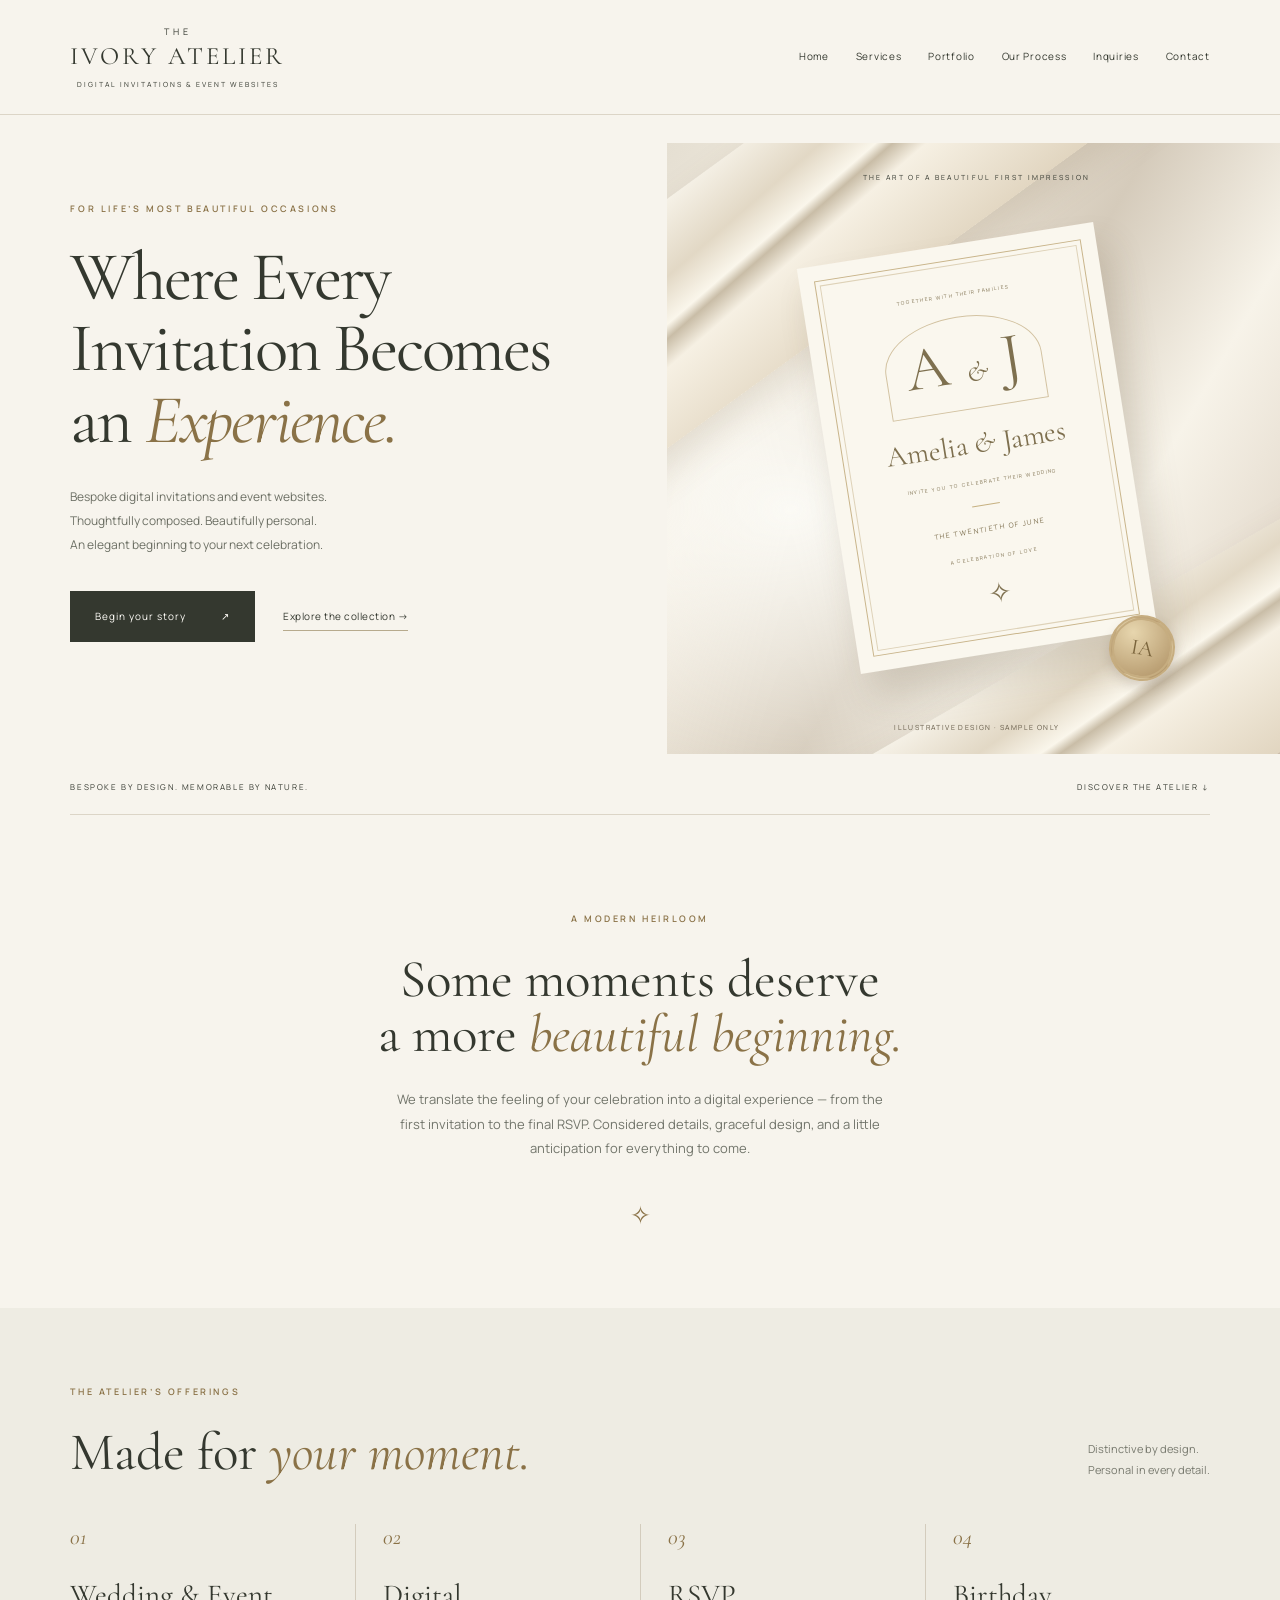
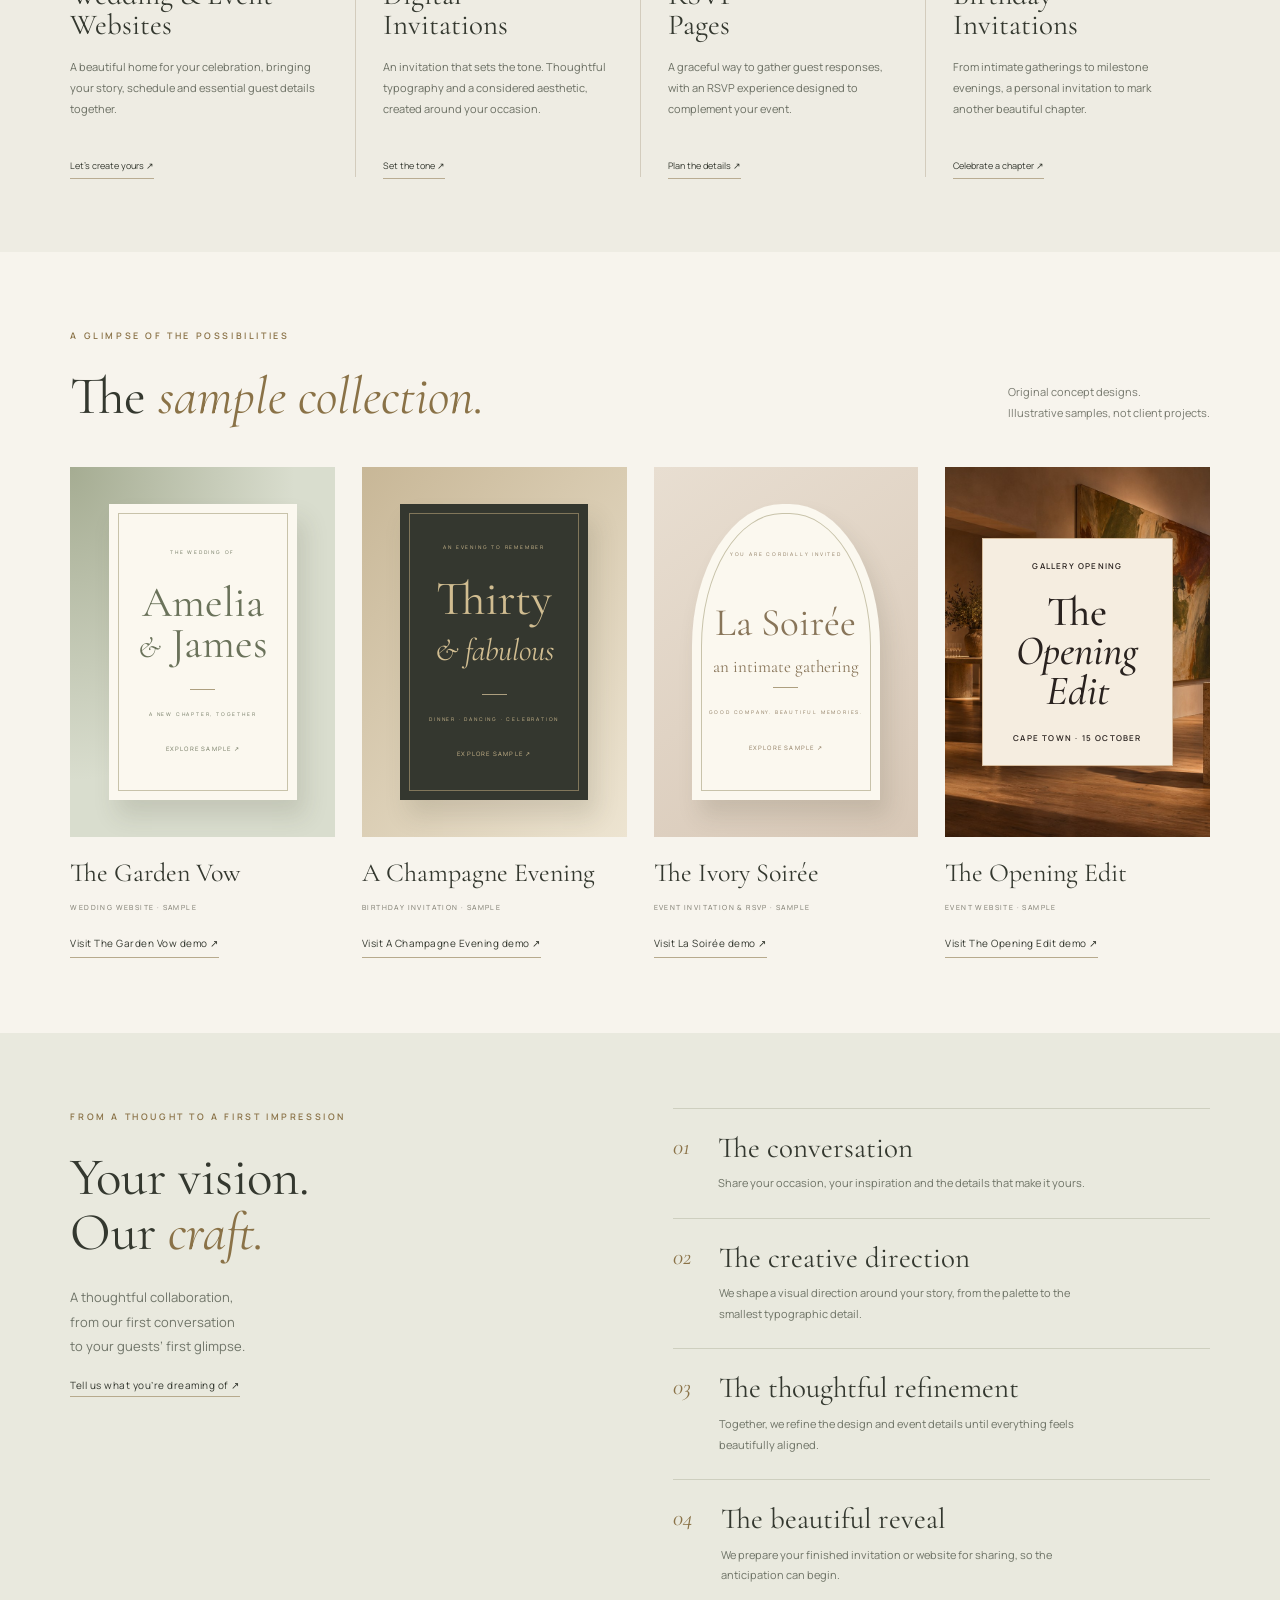
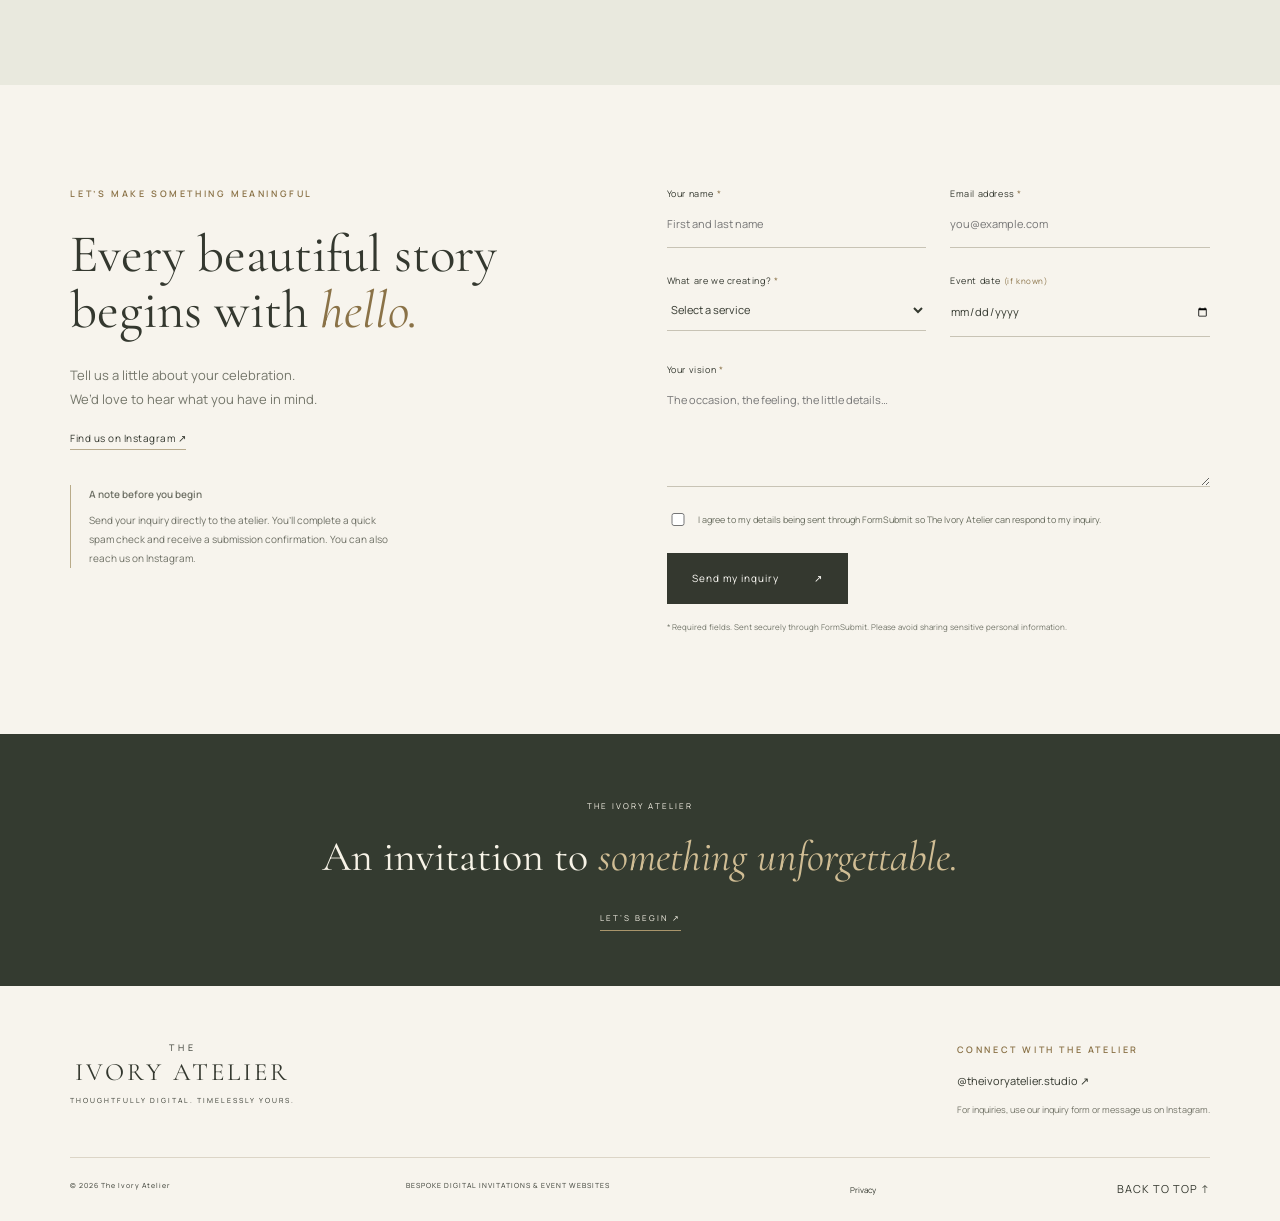
<file: index.html>
<!doctype html>
<html lang="en"><head><meta charset="utf-8"><meta name="viewport" content="width=device-width, initial-scale=1"><meta name="description" content="The Ivory Atelier — bespoke digital invitations, wedding websites and thoughtful RSVP experiences."><meta name="theme-color" content="#f5f1e8"><title>The Ivory Atelier | Bespoke Digital Invitations</title><link rel="stylesheet" href="style.css"><script src="atelier.js" defer></script><style>
.opening-project{display:block;width:100%}
.opening-art{background:#4b403c url("opening-edit-gallery.jpg") center/cover}
.opening-print{display:grid;align-content:space-between;gap:1.2rem;width:72%;max-width:210px;min-height:210px;padding:1.2rem;background:#f5ede0;color:#29221f;text-align:center;border:1px solid #d4bb9d;box-shadow:0 8px 25px #20171365}
.opening-print span{font-size:8px;font-weight:600;letter-spacing:.15em}
.opening-print strong{font:500 clamp(1.8rem,3.7vw,2.6rem)/.95 var(--serif)}
.opening-link{display:inline-block;margin-top:.75rem}
@media(min-width:1120px){#portfolio .portfolio-grid{grid-template-columns:repeat(4,minmax(0,1fr))}}
@media(min-width:721px) and (max-width:1119px){#portfolio .portfolio-grid{grid-template-columns:repeat(2,minmax(0,1fr))}}
</style></head><body>
<a class="skip" href="#home">Skip to content</a>
<header><a class="brand" href="#home"><span class="brand-top">THE</span>IVORY ATELIER<span class="brand-bottom">DIGITAL INVITATIONS & EVENT WEBSITES</span></a><button class="menu" aria-expanded="false" aria-controls="navigation">Menu <span>☰</span></button><nav id="navigation" aria-label="Main navigation"><a href="#home">Home</a><a href="#services">Services</a><a href="#portfolio">Portfolio</a><a href="#process">Our Process</a><a href="#inquiries">Inquiries</a><a href="#contact">Contact</a></nav></header>
<main><section class="hero" id="home"><div class="hero-copy"><p class="eyebrow">FOR LIFE’S MOST BEAUTIFUL OCCASIONS</p><h1>Where Every<br>Invitation Becomes<br>an <em>Experience.</em></h1><p class="intro">Bespoke digital invitations and event websites.<br>Thoughtfully composed. Beautifully personal.<br>An elegant beginning to your next celebration.</p><div class="actions"><a class="button" href="#inquiries">Begin your story <span>↗</span></a><a class="text-link" href="#portfolio">Explore the collection <span>→</span></a></div></div><div class="hero-art" aria-label="Illustrative ivory wedding invitation with a champagne ribbon"><div class="silk silk-one"></div><div class="silk silk-two"></div><div class="art-caption">THE ART OF A BEAUTIFUL FIRST IMPRESSION</div><div class="invitation"><div class="invite-border"><span class="tiny">TOGETHER WITH THEIR FAMILIES</span><div class="monogram">A <i>&</i> J</div><span class="invite-names">Amelia <i>&</i> James</span><span class="tiny">INVITE YOU TO CELEBRATE THEIR WEDDING</span><div class="invite-rule"></div><span class="invite-date">THE TWENTIETH OF JUNE</span><span class="tiny">A CELEBRATION OF LOVE</span><span class="flower">✧</span></div></div><div class="seal">IA</div><div class="sample-note">ILLUSTRATIVE DESIGN · SAMPLE ONLY</div></div><div class="hero-bottom"><span>BESPOKE BY DESIGN. MEMORABLE BY NATURE.</span><a href="#services">DISCOVER THE ATELIER ↓</a></div></section>
<section class="statement reveal"><p class="eyebrow">A MODERN HEIRLOOM</p><h2>Some moments deserve<br>a more <em>beautiful beginning.</em></h2><p>We translate the feeling of your celebration into a digital experience — from the first invitation to the final RSVP. Considered details, graceful design, and a little anticipation for everything to come.</p><span class="ornament">✧</span></section>
<section id="services" class="section services reveal"><div class="section-heading"><div><p class="eyebrow">THE ATELIER’S OFFERINGS</p><h2>Made for <em>your moment.</em></h2></div><p>Distinctive by design.<br>Personal in every detail.</p></div><div class="service-grid"><article><span class="number">01</span><h3>Wedding & Event<br>Websites</h3><p>A beautiful home for your celebration, bringing your story, schedule and essential guest details together.</p><a href="#inquiries" data-service="Wedding & event website">Let’s create yours ↗</a></article><article><span class="number">02</span><h3>Digital<br>Invitations</h3><p>An invitation that sets the tone. Thoughtful typography and a considered aesthetic, created around your occasion.</p><a href="#inquiries" data-service="Digital invitation">Set the tone ↗</a></article><article><span class="number">03</span><h3>RSVP<br>Pages</h3><p>A graceful way to gather guest responses, with an RSVP experience designed to complement your event.</p><a href="#inquiries" data-service="RSVP page">Plan the details ↗</a></article><article><span class="number">04</span><h3>Birthday<br>Invitations</h3><p>From intimate gatherings to milestone evenings, a personal invitation to mark another beautiful chapter.</p><a href="#inquiries" data-service="Birthday invitation">Celebrate a chapter ↗</a></article></div></section>
<section id="portfolio" class="section portfolio reveal"><div class="section-heading"><div><p class="eyebrow">A GLIMPSE OF THE POSSIBILITIES</p><h2>The <em>sample collection.</em></h2></div><p>Original concept designs.<br>Illustrative samples, not client projects.</p></div><div class="portfolio-grid"><div><button class="project" data-project="0" style="width:100%"><div class="project-art garden"><div class="mini-invite"><span>THE WEDDING OF</span><strong>Amelia<br><i>&</i> James</strong><hr><span>A NEW CHAPTER, TOGETHER</span><small>EXPLORE SAMPLE ↗</small></div></div><div class="project-label"><h3>The Garden Vow</h3><span>WEDDING WEBSITE · SAMPLE</span></div></button><a class="text-link" style="display:inline-block;margin-top:.75rem" href="garden-vow.html">Visit The Garden Vow demo ↗</a></div><div><button class="project" data-project="1" style="width:100%"><div class="project-art noir"><div class="mini-invite"><span>AN EVENING TO REMEMBER</span><strong>Thirty<br><i>& fabulous</i></strong><hr><span>DINNER · DANCING · CELEBRATION</span><small>EXPLORE SAMPLE ↗</small></div></div><div class="project-label"><h3>A Champagne Evening</h3><span>BIRTHDAY INVITATION · SAMPLE</span></div></button><a class="text-link" style="display:inline-block;margin-top:.75rem" href="champagne-evening.html">Visit A Champagne Evening demo ↗</a></div><div><button class="project" data-project="2" style="width:100%"><div class="project-art pearl"><div class="mini-invite"><span>YOU ARE CORDIALLY INVITED</span><strong>La Soirée</strong><i class="soir">an intimate gathering</i><hr><span>GOOD COMPANY. BEAUTIFUL MEMORIES.</span><small>EXPLORE SAMPLE ↗</small></div></div><div class="project-label"><h3>The Ivory Soirée</h3><span>EVENT INVITATION & RSVP · SAMPLE</span></div></button><a class="text-link" style="display:inline-block;margin-top:.75rem" href="la-soiree.html">Visit La Soirée demo ↗</a></div><div><a class="project opening-project" href="opening-edit.html"><div class="project-art opening-art"><span class="opening-print"><span>GALLERY OPENING</span><strong>The<br><i>Opening Edit</i></strong><span>CAPE TOWN · 15 OCTOBER</span></span></div><div class="project-label"><h3>The Opening Edit</h3><span>EVENT WEBSITE · SAMPLE</span></div><span class="text-link opening-link">Visit The Opening Edit demo ↗</span></a></div></div></section>
<section id="process" class="section process reveal"><div><p class="eyebrow">FROM A THOUGHT TO A FIRST IMPRESSION</p><h2>Your vision.<br>Our <em>craft.</em></h2><p>A thoughtful collaboration,<br>from our first conversation<br>to your guests’ first glimpse.</p><a class="text-link" href="#inquiries">Tell us what you’re dreaming of ↗</a></div><ol><li><span>01</span><div><h3>The conversation</h3><p>Share your occasion, your inspiration and the details that make it yours.</p></div></li><li><span>02</span><div><h3>The creative direction</h3><p>We shape a visual direction around your story, from the palette to the smallest typographic detail.</p></div></li><li><span>03</span><div><h3>The thoughtful refinement</h3><p>Together, we refine the design and event details until everything feels beautifully aligned.</p></div></li><li><span>04</span><div><h3>The beautiful reveal</h3><p>We prepare your finished invitation or website for sharing, so the anticipation can begin.</p></div></li></ol></section>
<section class="section inquiries reveal" id="inquiries"><div><p class="eyebrow">LET’S MAKE SOMETHING MEANINGFUL</p><h2>Every beautiful story<br>begins with <em>hello.</em></h2><p>Tell us a little about your celebration.<br>We’d love to hear what you have in mind.</p><a class="text-link" href="https://www.instagram.com/theivoryatelier.studio/" target="_blank" rel="noopener">Find us on Instagram ↗</a><div class="form-note"><strong>A note before you begin</strong><p>Send your inquiry directly to the atelier. You’ll complete a quick spam check and receive a submission confirmation. You can also reach us on Instagram.</p></div></div><form id="inquiry-form" action="https://formsubmit.co/jordan.sherridan08@gmail.com" method="POST"><input type="hidden" name="_subject" value="New inquiry — The Ivory Atelier"><input type="hidden" name="_template" value="table"><input type="text" name="_honey" style="display:none" tabindex="-1" autocomplete="off" aria-hidden="true"><div class="form-row"><label>Your name <span>*</span><input required name="name" autocomplete="name" placeholder="First and last name" maxlength="120"></label><label>Email address <span>*</span><input required type="email" name="email" autocomplete="email" placeholder="you@example.com" maxlength="200"></label></div><div class="form-row"><label>What are we creating? <span>*</span><select name="service" required><option value="">Select a service</option><option>Wedding & event website</option><option>Digital invitation</option><option>RSVP page</option><option>Birthday invitation</option><option>A bespoke combination</option></select></label><label>Event date <span class="optional">(if known)</span><input type="date" name="date"></label></div><label>Your vision <span>*</span><textarea name="vision" required rows="4" placeholder="The occasion, the feeling, the little details…" maxlength="3000"></textarea></label><label class="consent"><input type="checkbox" required> I agree to my details being sent through FormSubmit so The Ivory Atelier can respond to my inquiry.</label><button class="button" type="submit">Send my inquiry <span>↗</span></button><p class="required-note">* Required fields. Sent securely through <a href="https://formsubmit.co/privacy.pdf" target="_blank" rel="noopener">FormSubmit</a>. Please avoid sharing sensitive personal information.</p></form></section>
<section class="closing"><span>THE IVORY ATELIER</span><h2>An invitation to <em>something unforgettable.</em></h2><a href="#inquiries">LET’S BEGIN ↗</a></section></main>
<footer id="contact"><a class="brand" href="#home"><span class="brand-top">THE</span>IVORY ATELIER<span class="brand-bottom">THOUGHTFULLY DIGITAL. TIMELESSLY YOURS.</span></a><div><p class="eyebrow">CONNECT WITH THE ATELIER</p><a href="https://www.instagram.com/theivoryatelier.studio/" target="_blank" rel="noopener">@theivoryatelier.studio ↗</a><p>For inquiries, use our inquiry form or message us on Instagram.</p></div><div class="footer-bottom"><span>© <span id="year">2026</span> The Ivory Atelier</span><span>BESPOKE DIGITAL INVITATIONS & EVENT WEBSITES</span><button id="privacy-open">Privacy</button><a href="#home">BACK TO TOP ↑</a></div></footer>
<dialog id="sample-dialog"><button class="dialog-close" aria-label="Close sample">×</button><p class="eyebrow">ILLUSTRATIVE CONCEPT · NOT A CLIENT PROJECT</p><h2 id="sample-title"></h2><p id="sample-description"></p><div id="sample-preview"></div><a class="button" href="#inquiries" id="sample-inquire">Create something like this ↗</a></dialog><dialog id="privacy-dialog"><button class="dialog-close" aria-label="Close privacy notice">×</button><h2>Your privacy</h2><p>When you submit an inquiry, your name, email address, selected service, event date and message are processed by FormSubmit and emailed to The Ivory Atelier so we can respond. FormSubmit provides spam protection and may process technical connection information. Please do not include sensitive personal details.</p><p>Site hosting may process standard connection information to deliver this page. For questions about your inquiry or to request deletion, contact us through Instagram at @theivoryatelier.studio. <a href="https://formsubmit.co/privacy.pdf" target="_blank" rel="noopener">Read FormSubmit’s privacy policy.</a></p></dialog>
</body></html>
</file>
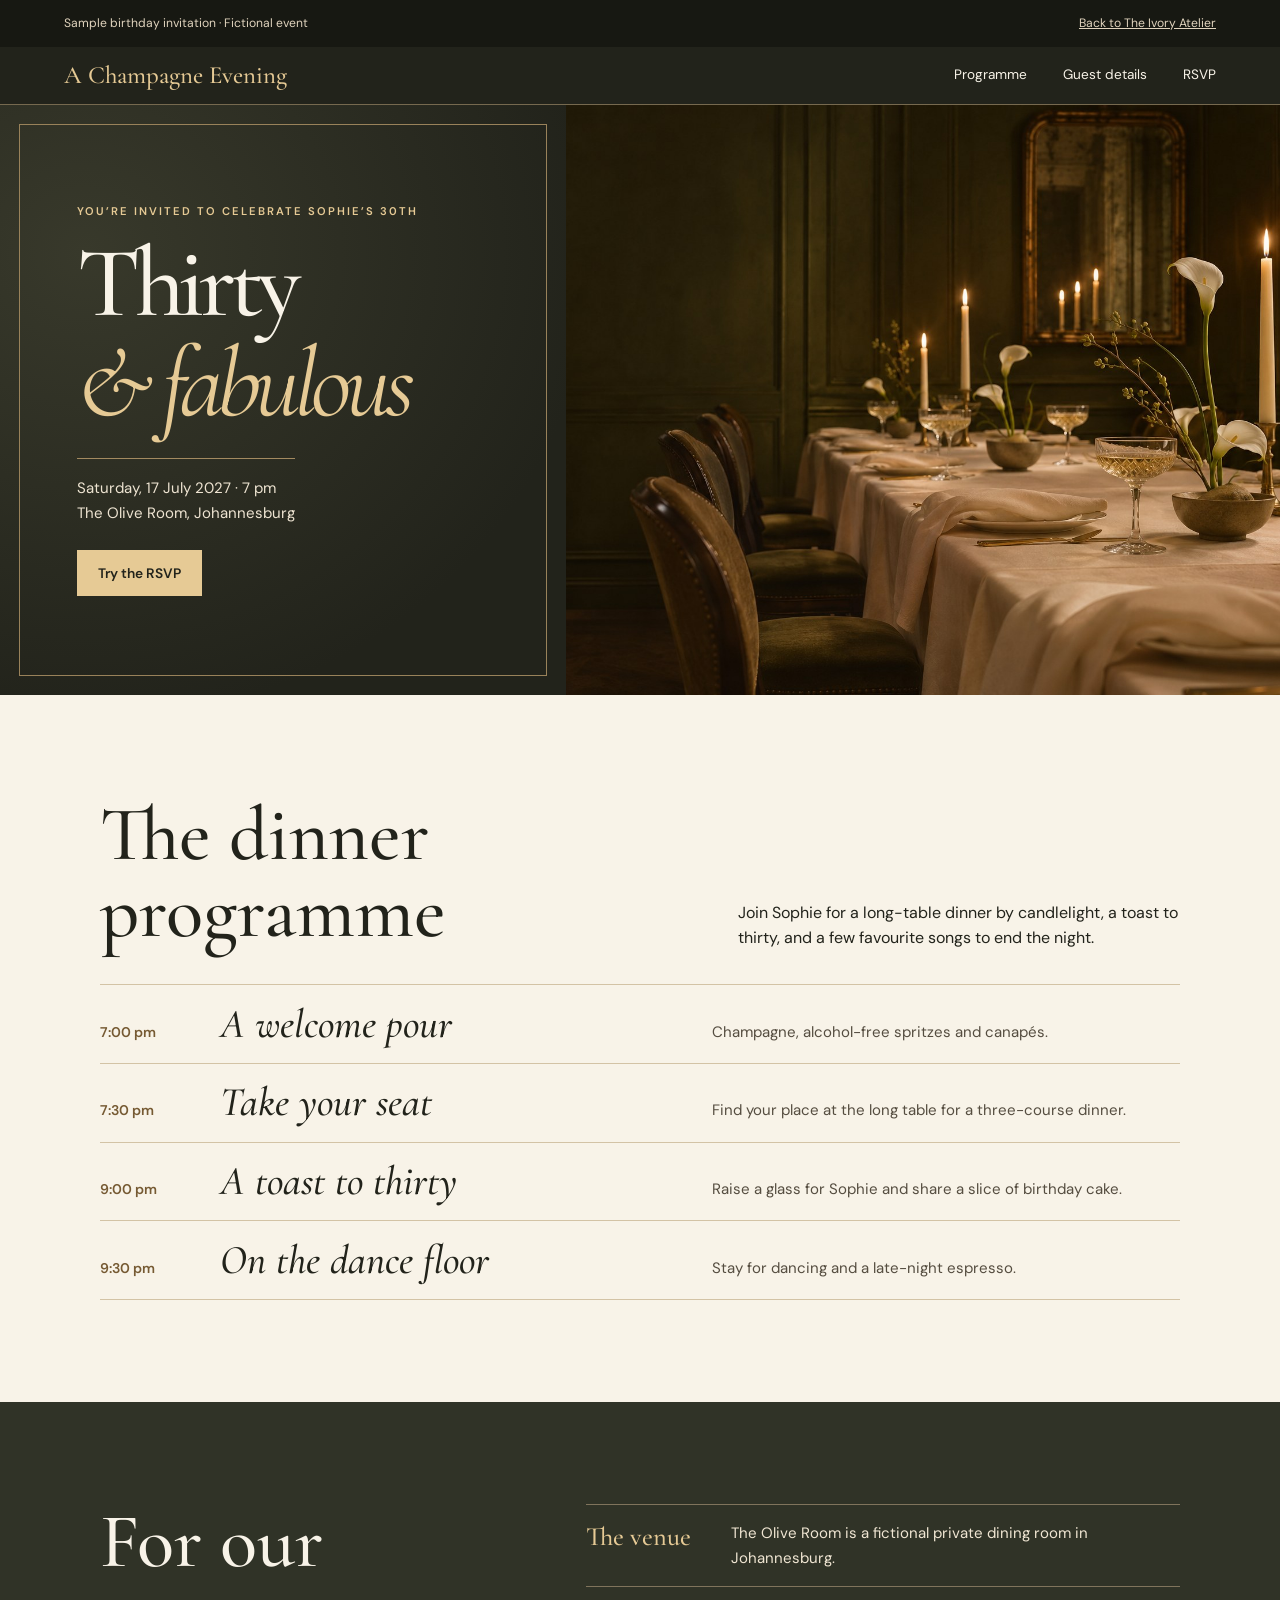
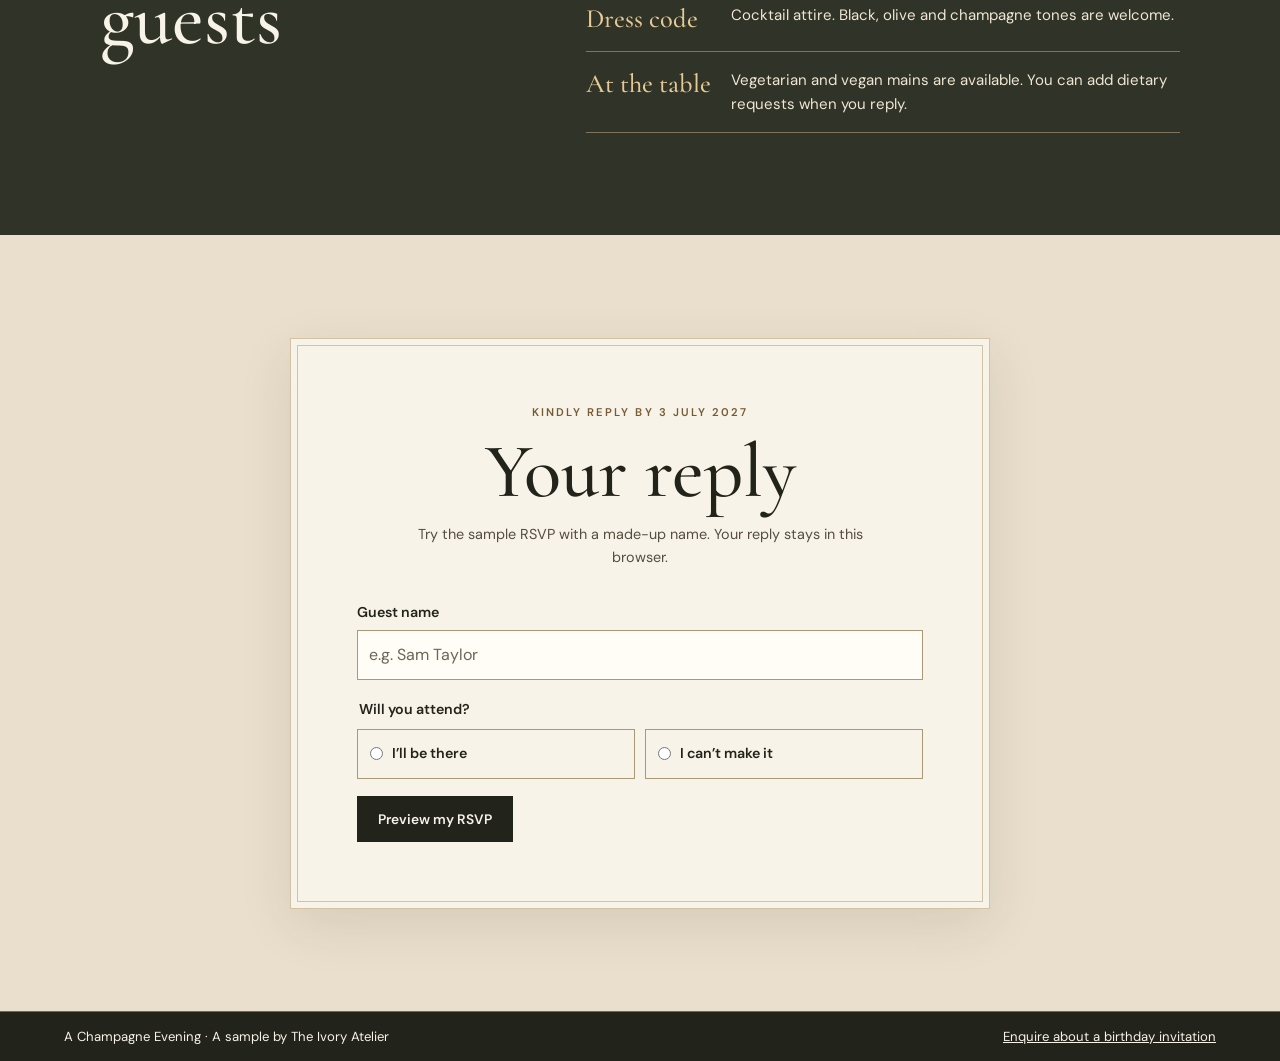
<file: champagne-evening.html>
<!doctype html>
<html lang="en">
<head>
  <meta charset="utf-8">
  <meta name="viewport" content="width=device-width, initial-scale=1">
  <meta name="robots" content="noindex">
  <meta name="description" content="A Champagne Evening, a sample birthday invitation by The Ivory Atelier.">
  <meta name="theme-color" content="#22231b">
  <title>A Champagne Evening · The Ivory Atelier</title>
  <style>
    @import url('https://fonts.googleapis.com/css2?family=Cormorant+Garamond:ital,wght@0,400;0,500;0,600;1,400;1,500&family=DM+Sans:wght@400;500;600&display=swap');

    :root {
      --ink: #22231b;
      --olive: #303327;
      --paper: #f8f3e8;
      --gold: #e6ca95;
      --bronze: #765a33;
      --rule: #d3c3a5;
      --serif: "Cormorant Garamond", Georgia, serif;
    }

    * { box-sizing: border-box; }
    body { margin: 0; background: var(--ink); color: var(--paper); font: 16px/1.6 "DM Sans", sans-serif; }
    a { color: inherit; }
    :focus-visible { outline: 2px solid #a88144; outline-offset: 5px; }
    p, h1, h2, h3 { margin: 0; }
    h1, h2, h3 { font-family: var(--serif); font-weight: 500; line-height: 1; }
    h2 { font-size: clamp(2.85rem, 6vw, 5.4rem); }
    h3 { font-size: clamp(1.8rem, 3.2vw, 2.55rem); }
    .skip { position: absolute; left: 1rem; top: 0; transform: translateY(-110%); z-index: 5; padding: .7rem; background: var(--paper); color: var(--ink); }
    .skip:focus { transform: none; }

    .bar, .nav, footer { display: flex; justify-content: space-between; align-items: center; flex-wrap: wrap; gap: .55rem 1.3rem; padding: .85rem max(5vw, 1rem); }
    .bar { background: #171812; color: #e0d3bd; font-size: .76rem; }
    .nav { border-bottom: 1px solid #76694f; }
    .nav a { text-decoration: none; }
    .nav a:hover { text-decoration: underline; text-underline-offset: .3em; }
    .wordmark { font: 500 1.55rem var(--serif); color: var(--gold); }
    nav { display: flex; flex-wrap: wrap; gap: .55rem clamp(.85rem, 3vw, 2.25rem); font-size: .85rem; }

    .hero { display: grid; grid-template-columns: minmax(0, 1fr) minmax(0, 1.26fr); min-height: 590px; }
    .hero-copy {
      display: flex; flex-direction: column; align-items: flex-start; justify-content: center;
      position: relative; padding: clamp(3rem, 6vw, 6.5rem) clamp(2rem, 6vw, 7rem);
      background: radial-gradient(ellipse at 15% 25%, #38392b, var(--ink) 75%);
    }
    .hero-copy::before { content: ""; position: absolute; inset: 1.2rem; border: 1px solid #99825a; pointer-events: none; }
    .hero-photo { position: relative; min-height: 100%; margin: 0; background: #393025; }
    .hero-photo img { position: absolute; inset: 0; width: 100%; height: 100%; object-fit: cover; object-position: 66% center; }
    .eyebrow { font-size: .7rem; letter-spacing: .18em; text-transform: uppercase; font-weight: 600; color: var(--gold); }
    h1 { font-size: clamp(4rem, 7.8vw, 9rem); letter-spacing: -.062em; margin: .8rem 0 1.5rem; }
    h1 em { display: block; color: var(--gold); font-weight: 400; white-space: nowrap; }
    .occasion { padding-top: 1.1rem; border-top: 1px solid #a38a60; font-size: .94rem; color: #eee4d2; }
    .button { display: inline-flex; justify-content: center; align-items: center; min-height: 46px; padding: .7rem 1.25rem; text-decoration: none; background: var(--gold); border: 1px solid var(--gold); color: var(--ink); font: 600 .86rem "DM Sans", sans-serif; cursor: pointer; }
    .button:hover { background: #f4deb6; }
    .hero .button { margin-top: 1.6rem; }

    .wrap { width: min(1080px, 90%); margin-inline: auto; padding-block: clamp(3.5rem, 8vw, 7rem); }
    .evening { background: var(--paper); color: var(--ink); }
    .evening header { display: grid; grid-template-columns: 1fr .75fr; align-items: end; gap: 1rem 3rem; margin-bottom: 2.1rem; }
    .evening header p { max-width: 29rem; }
    .schedule { list-style: none; padding: 0; margin: 0; border-top: 1px solid var(--rule); }
    .schedule li { display: grid; grid-template-columns: 6rem minmax(0, 1fr) minmax(0, 1fr); gap: .5rem 1.5rem; align-items: baseline; padding: 1.15rem 0; border-bottom: 1px solid var(--rule); }
    .schedule time { color: var(--bronze); font-weight: 600; font-variant-numeric: tabular-nums; font-size: .88rem; }
    .schedule h3 { font-style: italic; }
    .schedule p { color: #554d40; font-size: .94rem; }

    .details { background: var(--olive); }
    .details .wrap { display: grid; grid-template-columns: .8fr 1.2fr; gap: 1.5rem clamp(2rem, 7vw, 6rem); }
    .guest-list { margin: 0; }
    .guest-list div { display: grid; grid-template-columns: 8rem 1fr; gap: .5rem 1.1rem; border-top: 1px solid #80745c; padding: 1rem 0; }
    .guest-list div:last-child { border-bottom: 1px solid #80745c; }
    .guest-list dt { font: 500 1.65rem var(--serif); color: var(--gold); }
    .guest-list dd { margin: 0; font-size: .94rem; color: #f0e6d3; }

    .reply { background: #e9dfcc; color: var(--ink); }
    .reply .wrap { width: min(700px, 92%); }
    .reply-card { padding: clamp(1.75rem, 6vw, 4.1rem); background: var(--paper); border: 1px solid var(--rule); outline: 1px solid var(--rule); outline-offset: -.55rem; box-shadow: 0 16px 50px #3c2b191c; }
    .reply-card header { text-align: center; max-width: 30rem; margin: 0 auto 1.85rem; }
    .reply-card .eyebrow { color: var(--bronze); margin-bottom: .75rem; }
    .reply-card h2 { margin-bottom: .75rem; }
    .reply-card header p:last-child { color: #554d40; font-size: .9rem; }
    label, legend { font-size: .89rem; font-weight: 600; }
    input[type=text], select, textarea { display: block; width: 100%; border: 1px solid #ab9876; border-radius: 0; background: #fffdf6; color: var(--ink); font: inherit; padding: .7rem; margin: .35rem 0 1.15rem; }
    input::placeholder { color: #6d6556; }
    textarea { resize: vertical; }
    input[type=radio] { accent-color: #5f5033; }
    fieldset { border: 0; padding: 0; margin: 0 0 1.1rem; }
    .choices { display: grid; grid-template-columns: repeat(auto-fit, minmax(min(100%, 11rem), 1fr)); gap: .6rem; margin-top: .5rem; }
    .choice { display: flex; align-items: center; gap: .6rem; min-height: 50px; padding: .65rem .75rem; border: 1px solid #ab9876; cursor: pointer; }
    .choice:has(input:checked) { background: #ead8b7; border-color: var(--bronze); }
    .choice:has(input:focus-visible) { outline: 2px solid #a88144; outline-offset: 2px; }
    .choice input { margin: 0; flex-shrink: 0; }
    .reply .button { background: var(--ink); border-color: var(--ink); color: var(--paper); }
    .reply .button:hover { background: #484436; }
    .result { margin-top: 1rem; padding: 1rem; border-left: 3px solid var(--bronze); background: #eee3ce; }
    footer { border-top: 1px solid #76694f; font-size: .82rem; }

    @media (max-width: 820px) {
      .hero { grid-template-columns: minmax(0, 1fr) minmax(0, .95fr); min-height: 480px; }
      h1 { font-size: clamp(3.5rem, 8vw, 5.4rem); }
    }
    @media (max-width: 640px) {
      .hero, .evening header, .details .wrap { grid-template-columns: 1fr; }
      .hero { min-height: 0; }
      .hero-copy { padding: 3.5rem 2.2rem; }
      .hero-copy::before { inset: .85rem; }
      .hero-photo { min-height: 0; aspect-ratio: 16/10; }
      .schedule li { grid-template-columns: 4.5rem minmax(0, 1fr); gap: .35rem .8rem; }
      .schedule p { grid-column: 2; }
      .guest-list div { grid-template-columns: 1fr; }
    }
    @media (max-width: 360px) {
      h1 { font-size: 3.3rem; }
      .hero-copy { padding-inline: 1.9rem; }
    }
  </style>
</head>
<body>
  <a class="skip" href="#main">Skip to content</a>
  <div class="bar"><span>Sample birthday invitation · Fictional event</span><a href="index.html#portfolio">Back to The Ivory Atelier</a></div>
  <header class="nav">
    <a href="#main" class="wordmark">A Champagne Evening</a>
    <nav aria-label="Invitation navigation">
      <a href="#evening">Programme</a><a href="#details">Guest details</a><a href="#rsvp">RSVP</a>
    </nav>
  </header>
  <main id="main">
    <section class="hero" aria-labelledby="birthday">
      <div class="hero-copy">
        <p class="eyebrow">You’re invited to celebrate Sophie’s 30th</p>
        <h1 id="birthday">Thirty <em>&amp; fabulous</em></h1>
        <p class="occasion">Saturday, 17 July 2027 · 7 pm<br>The Olive Room, Johannesburg</p>
        <a class="button" href="#rsvp">Try the RSVP</a>
      </div>
      <figure class="hero-photo">
        <img src="champagne-evening-editorial.jpg" alt="Illustrative candlelit dinner table set with ivory linens and crystal coupes" width="1536" height="1024" fetchpriority="high">
      </figure>
    </section>

    <section class="evening" id="evening" aria-labelledby="evening-title">
      <div class="wrap">
        <header>
          <h2 id="evening-title">The dinner programme</h2>
          <p>Join Sophie for a long-table dinner by candlelight, a toast to thirty, and a few favourite songs to end the night.</p>
        </header>
        <ol class="schedule" aria-label="Evening schedule, South Africa Standard Time">
          <li><time datetime="19:00">7:00 pm</time><h3>A welcome pour</h3><p>Champagne, alcohol-free spritzes and canapés.</p></li>
          <li><time datetime="19:30">7:30 pm</time><h3>Take your seat</h3><p>Find your place at the long table for a three-course dinner.</p></li>
          <li><time datetime="21:00">9:00 pm</time><h3>A toast to thirty</h3><p>Raise a glass for Sophie and share a slice of birthday cake.</p></li>
          <li><time datetime="21:30">9:30 pm</time><h3>On the dance floor</h3><p>Stay for dancing and a late-night espresso.</p></li>
        </ol>
      </div>
    </section>

    <section class="details" id="details" aria-labelledby="details-title">
      <div class="wrap">
        <h2 id="details-title">For our guests</h2>
        <dl class="guest-list">
          <div><dt>The venue</dt><dd>The Olive Room is a fictional private dining room in Johannesburg.</dd></div>
          <div><dt>Dress code</dt><dd>Cocktail attire. Black, olive and champagne tones are welcome.</dd></div>
          <div><dt>At the table</dt><dd>Vegetarian and vegan mains are available. You can add dietary requests when you reply.</dd></div>
        </dl>
      </div>
    </section>

    <section class="reply" id="rsvp" aria-labelledby="rsvp-title">
      <div class="wrap">
        <div class="reply-card">
          <header>
            <p class="eyebrow">Kindly reply by 3 July 2027</p>
            <h2 id="rsvp-title">Your reply</h2>
            <p>Try the sample RSVP with a made-up name. Your reply stays in this browser.</p>
          </header>
          <form id="birthday-rsvp" autocomplete="off">
            <label for="guest">Guest name</label>
            <input id="guest" name="guest" type="text" required maxlength="80" pattern=".*\S.*" placeholder="e.g. Sam Taylor">
            <fieldset>
              <legend>Will you attend?</legend>
              <div class="choices">
                <label class="choice"><input type="radio" name="attendance" value="yes" required> I’ll be there</label>
                <label class="choice"><input type="radio" name="attendance" value="no"> I can’t make it</label>
              </div>
            </fieldset>
            <div id="dietary-field" hidden>
              <label for="meal">Main course</label>
              <select id="meal" name="meal" disabled>
                <option value="">Choose a main course</option>
                <option>Herb-roasted chicken</option>
                <option>Wild mushroom risotto</option>
                <option>Roasted aubergine (vegan)</option>
              </select>
              <label for="diet">Dietary requests (optional)</label>
              <textarea id="diet" name="diet" rows="2" maxlength="250" disabled></textarea>
            </div>
            <button class="button" type="submit" disabled>Preview my RSVP</button>
            <p class="result" id="rsvp-result" role="status" hidden></p>
          </form>
        </div>
      </div>
    </section>
  </main>
  <footer><span>A Champagne Evening · A sample by The Ivory Atelier</span><a href="index.html#inquiries">Enquire about a birthday invitation</a></footer>

  <script>
    const form = document.querySelector('#birthday-rsvp');
    const dietaryField = document.querySelector('#dietary-field');
    const meal = document.querySelector('#meal');
    const diet = document.querySelector('#diet');
    const result = document.querySelector('#rsvp-result');

    function updateAttendanceFields() {
      const attending = form.elements.attendance.value === 'yes';
      dietaryField.hidden = !attending;
      meal.disabled = !attending;
      meal.required = attending;
      diet.disabled = !attending;
      result.hidden = true;
    }

    form.querySelector('button').disabled = false;
    updateAttendanceFields();
    form.addEventListener('input', updateAttendanceFields);

    form.addEventListener('submit', event => {
      event.preventDefault();
      const guest = form.elements.guest.value.trim();
      const attending = form.elements.attendance.value === 'yes';
      const dietaryNote = diet.value.trim();
      const reply = attending
        ? `Attending · Main course: ${meal.value}.`
        : 'Unable to attend.';
      const details = attending && dietaryNote ? ` Dietary request: ${dietaryNote}.` : '';
      result.textContent = `Sample reply for ${guest}. ${reply}${details}`;
      result.hidden = false;
    });
  </script>
</body>
</html>
</file>
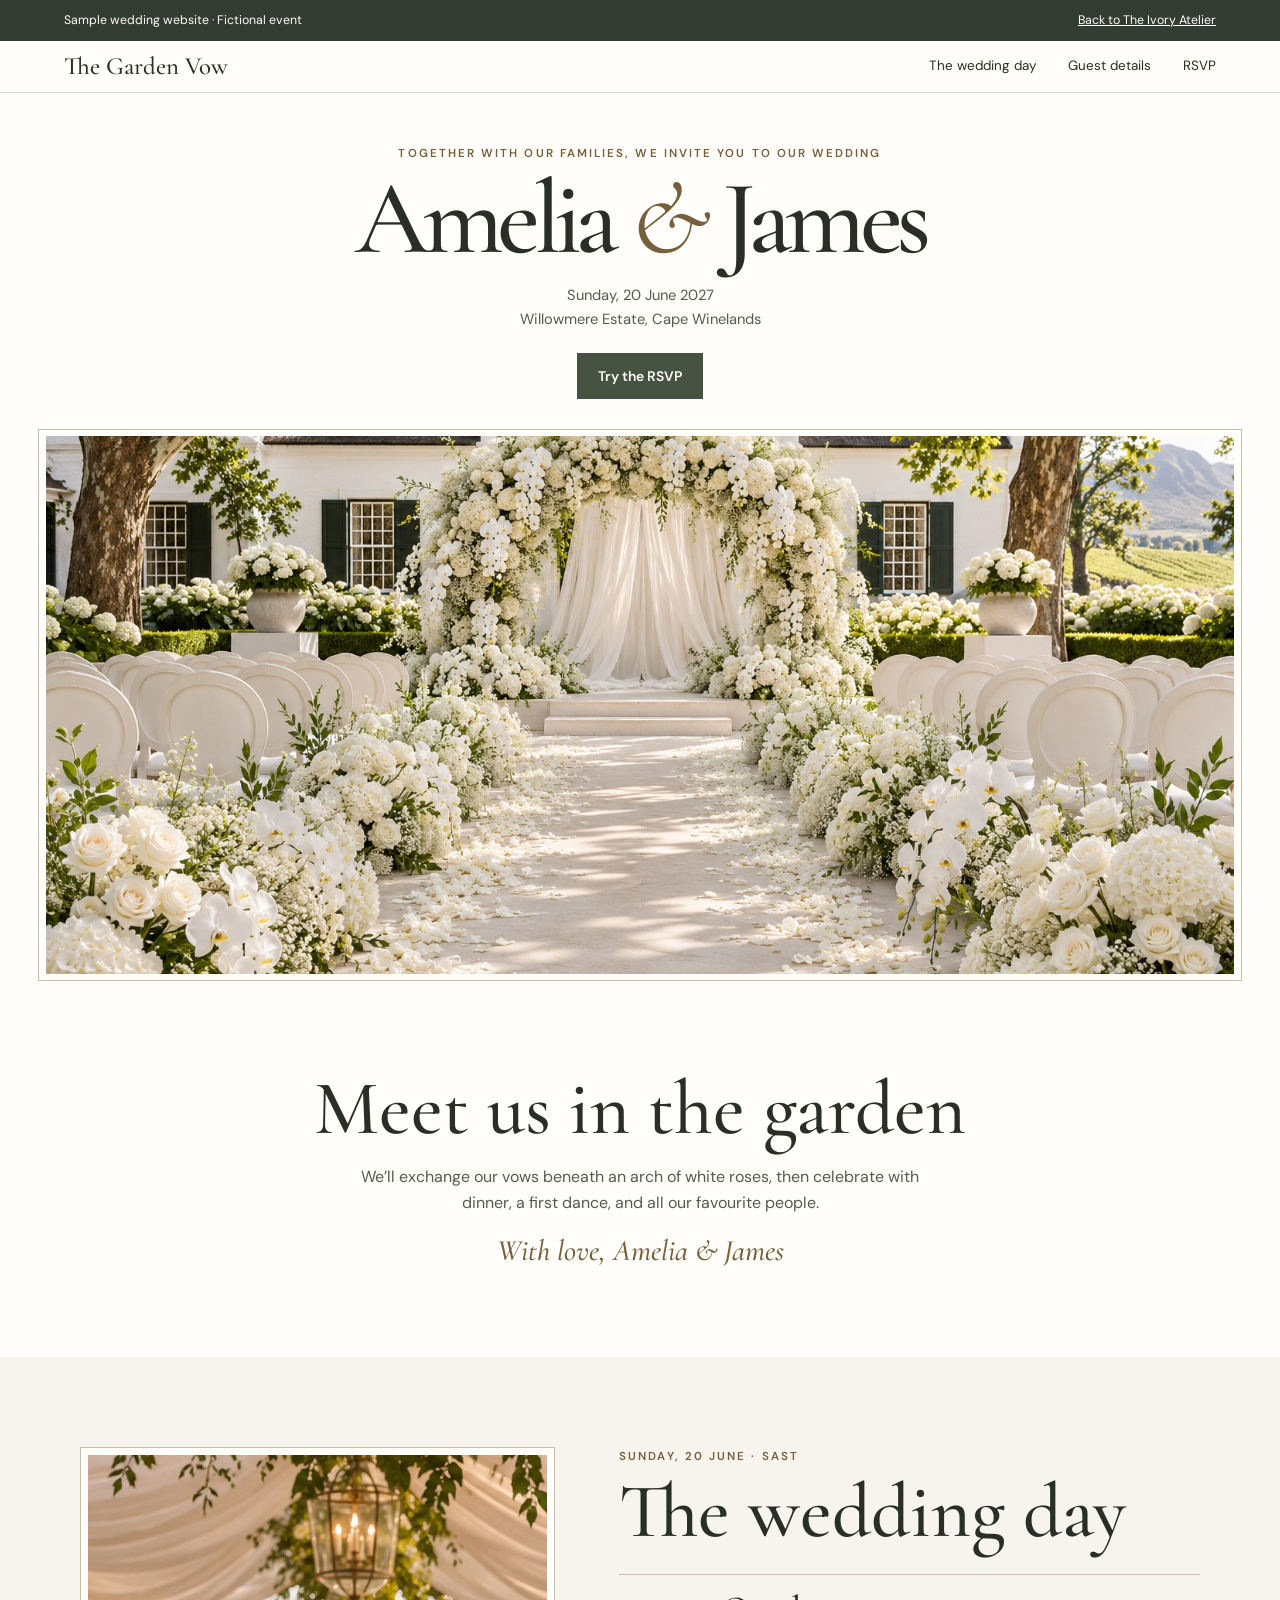
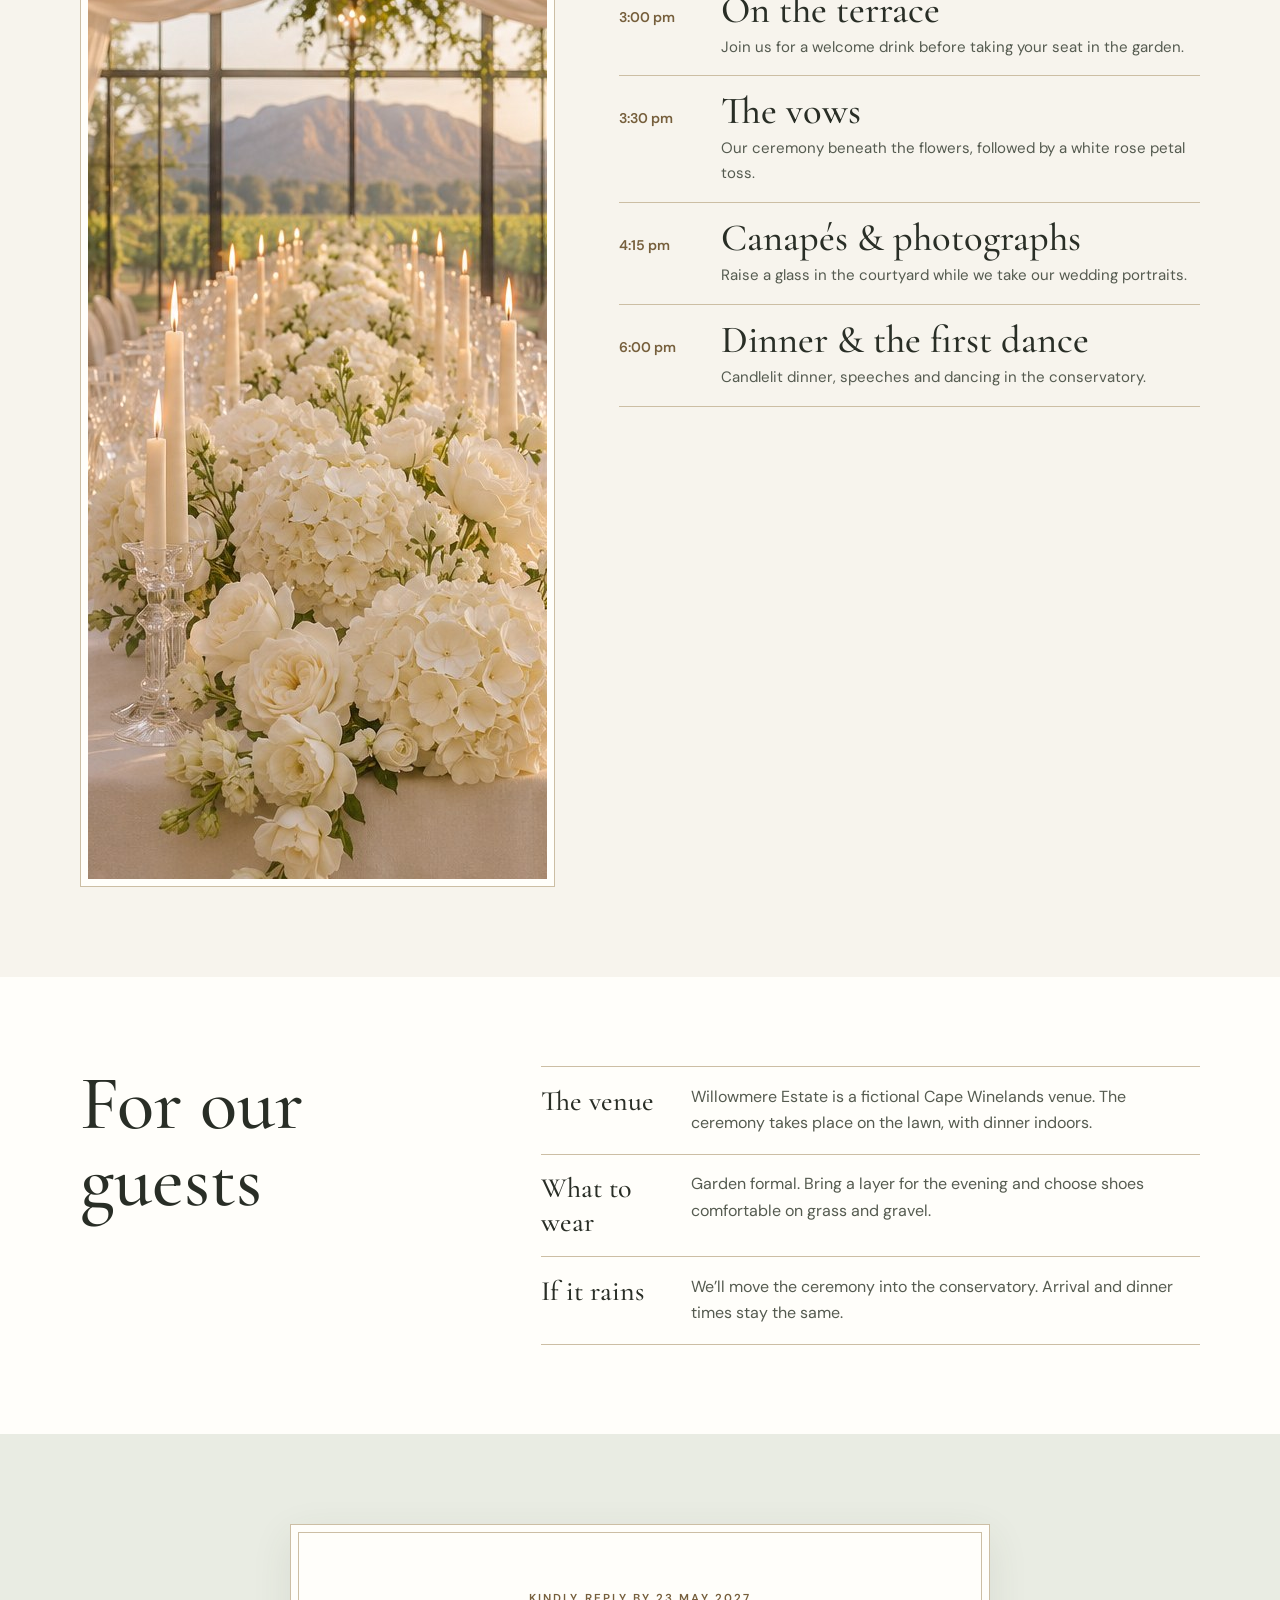
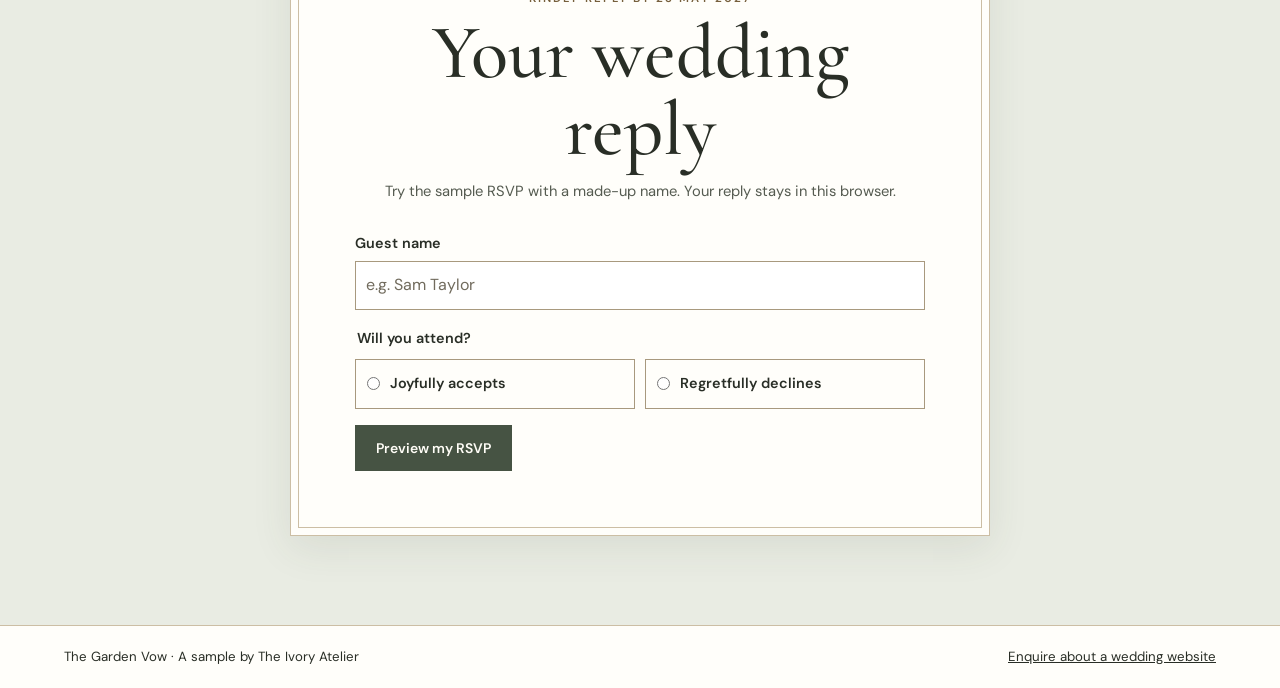
<file: garden-vow.html>
<!doctype html>
<html lang="en">
<head>
  <meta charset="utf-8">
  <meta name="viewport" content="width=device-width, initial-scale=1">
  <meta name="robots" content="noindex">
  <meta name="description" content="The Garden Vow, a white garden wedding invitation by The Ivory Atelier.">
  <meta name="theme-color" content="#faf8f3">
  <title>The Garden Vow · The Ivory Atelier</title>
  <style>
    @import url('https://fonts.googleapis.com/css2?family=Cormorant+Garamond:ital,wght@0,400;0,500;0,600;1,400;1,500&family=DM+Sans:wght@400;500;600&display=swap');

    :root {
      --paper: #fffefa;
      --ivory: #f7f4ed;
      --ink: #292e26;
      --muted: #555b50;
      --gold: #765f3c;
      --line: #ccbea4;
      --sage: #e9ece3;
      --serif: "Cormorant Garamond", Georgia, serif;
    }
    * { box-sizing: border-box; }
    body { margin: 0; background: var(--paper); color: var(--ink); font: 16px/1.65 "DM Sans", sans-serif; }
    a { color: inherit; }
    :focus-visible { outline: 2px solid #816b41; outline-offset: 4px; }
    p,h1,h2,h3 { margin: 0; }
    h1,h2,h3 { font-family: var(--serif); font-weight: 500; line-height: 1; }
    h2 { font-size: clamp(3rem, 6vw, 5.2rem); }
    h3 { font-size: clamp(1.8rem, 3vw, 2.4rem); }
    .skip { position: absolute; z-index: 4; left: 1rem; top: 0; padding: .55rem .9rem; transform: translateY(-120%); background: var(--paper); }
    .skip:focus { transform: none; }
    .bar,.nav,footer { display: flex; justify-content: space-between; align-items: center; flex-wrap: wrap; gap: .55rem 1.4rem; padding: .65rem max(5vw, 1rem); }
    .bar { background: #333c32; color: #fffdf7; font-size: .77rem; }
    .nav { border-bottom: 1px solid #e4dbca; }
    .nav a { text-decoration: none; }
    .nav a:hover { text-decoration: underline; text-underline-offset: .3em; }
    .wordmark { font: 500 1.55rem var(--serif); }
    .nav-links { display: flex; flex-wrap: wrap; gap: .45rem clamp(.8rem, 3vw, 2rem); font-size: .84rem; }

    .hero { text-align: center; }
    .invitation-heading { padding: clamp(2rem, 4vw, 3.5rem) 1rem 1.85rem; }
    .eyebrow { color: var(--gold); font-size: .72rem; letter-spacing: .18em; text-transform: uppercase; font-weight: 600; }
    h1 { font-size: clamp(3.45rem, 8.2vw, 8.1rem); letter-spacing: -.062em; margin: .25rem 0 .7rem; }
    h1 em { color: var(--gold); font-weight: 400; }
    .occasion { color: var(--muted); font-size: .92rem; }
    .occasion span { display: block; }
    .aisle { width: min(1320px, 94%); margin: 0 auto; padding: .4rem; border: 1px solid var(--line); }
    .aisle img { width: 100%; height: clamp(330px, 42vw, 560px); display: block; object-fit: cover; object-position: center 63%; }
    .button { display: inline-flex; min-height: 46px; align-items: center; justify-content: center; padding: .65rem 1.25rem; border: 1px solid #465343; color: #fffdf7; background: #465343; text-decoration: none; font: 600 .87rem "DM Sans", sans-serif; cursor: pointer; }
    .button:hover { background: #343f32; }
    .hero .button { margin-top: 1.35rem; }

    .welcome { width: min(690px, 90%); margin: 0 auto; padding: clamp(3rem, 7vw, 6rem) 0; text-align: center; }
    .welcome p { max-width: 570px; margin: 1rem auto 0; color: var(--muted); }
    .welcome .signoff { font: italic 500 1.85rem var(--serif); color: var(--gold); }
    .wrap { width: min(1120px, 90%); margin-inline: auto; padding-block: clamp(3.5rem, 7vw, 6rem); }
    .schedule { background: var(--ivory); }
    .schedule .wrap { display: grid; grid-template-columns: minmax(0, .9fr) minmax(0, 1.1fr); align-items: start; gap: clamp(1.7rem, 5vw, 4.75rem); }
    .reception { margin: 0; padding: .45rem; border: 1px solid var(--line); background: var(--paper); }
    .reception img { display: block; width: 100%; aspect-ratio: 4/5; object-fit: cover; object-position: center; }
    .schedule .eyebrow { margin-bottom: .55rem; }
    .timeline { margin: 1.4rem 0 0; padding: 0; list-style: none; border-top: 1px solid var(--line); }
    .timeline li { display: grid; grid-template-columns: 5.6rem minmax(0, 1fr); gap: .75rem; align-items: baseline; padding: 1rem 0; border-bottom: 1px solid var(--line); }
    .timeline time { color: var(--gold); font-size: .88rem; font-weight: 600; font-variant-numeric: tabular-nums; }
    .timeline p { font-size: .94rem; color: var(--muted); margin-top: .35rem; }

    .details .wrap { display: grid; grid-template-columns: minmax(0, .72fr) minmax(0, 1.28fr); gap: 1.75rem clamp(2rem, 7vw, 6rem); }
    .details dl { margin: 0; }
    .details dl div { display: grid; grid-template-columns: 8.4rem 1fr; gap: .45rem 1rem; padding: 1.05rem 0; border-top: 1px solid var(--line); }
    .details dl div:last-child { border-bottom: 1px solid var(--line); }
    .details dt { font: 500 1.75rem var(--serif); }
    .details dd { margin: 0; color: var(--muted); }

    .rsvp { background: var(--sage); }
    .rsvp .wrap { width: min(700px, 92%); }
    .reply-card { padding: clamp(1.8rem, 6vw, 4rem); background: var(--paper); border: 1px solid var(--line); outline: 1px solid var(--line); outline-offset: -.6rem; box-shadow: 0 12px 38px #3c463319; }
    .reply-card header { text-align: center; margin-bottom: 1.65rem; }
    .reply-card h2 { margin: .45rem 0 .65rem; }
    .reply-card header p:last-child { color: var(--muted); font-size: .92rem; }
    label,legend { font-size: .9rem; font-weight: 600; }
    input[type=text],select,textarea { display: block; width: 100%; color: var(--ink); background: #fff; font: inherit; padding: .65rem; border: 1px solid #a8997e; border-radius: 0; margin: .3rem 0 1.05rem; }
    input::placeholder { color: #716b5d; }
    textarea { resize: vertical; }
    fieldset { min-inline-size: 0; border: 0; margin: 0; padding: 0; }
    .attendance { margin-bottom: 1rem; }
    .choices { display: grid; grid-template-columns: repeat(auto-fit, minmax(min(100%, 11rem), 1fr)); gap: .6rem; margin-top: .5rem; }
    .choice { display: flex; align-items: center; min-height: 50px; gap: .6rem; padding: .55rem .7rem; border: 1px solid #a8997e; cursor: pointer; }
    .choice input { accent-color: #465343; margin: 0; flex-shrink: 0; }
    .choice:has(input:checked) { background: var(--sage); border-color: #657060; }
    .choice:has(input:focus-visible) { outline: 2px solid #816b41; outline-offset: 2px; }
    .result { margin-top: 1rem; padding: .8rem 1rem; border-left: 3px solid #657060; background: var(--sage); }
    footer { border-top: 1px solid var(--line); font-size: .83rem; padding-block: 1.25rem; }

    @media (max-width: 740px) {
      .schedule .wrap,.details .wrap { grid-template-columns: 1fr; }
      .schedule .reception { grid-row: 2; }
      .reception img { aspect-ratio: 3/2; }
    }
    @media (max-width: 460px) {
      .aisle { width: 96%; padding: .25rem; }
      .aisle img { height: 390px; object-position: center 58%; }
      .details dl div { grid-template-columns: 1fr; }
      .timeline li { grid-template-columns: 4.55rem minmax(0, 1fr); gap: .6rem; }
    }
  </style>
</head>
<body>
  <a class="skip" href="#main">Skip to content</a>
  <div class="bar"><span>Sample wedding website · Fictional event</span><a href="index.html#portfolio">Back to The Ivory Atelier</a></div>
  <header class="nav">
    <a class="wordmark" href="#main">The Garden Vow</a>
    <nav class="nav-links" aria-label="Wedding navigation"><a href="#schedule">The wedding day</a><a href="#details">Guest details</a><a href="#rsvp">RSVP</a></nav>
  </header>
  <main id="main">
    <section class="hero" aria-labelledby="couple">
      <div class="invitation-heading">
        <p class="eyebrow">Together with our families, we invite you to our wedding</p>
        <h1 id="couple">Amelia <em>&amp;</em> James</h1>
        <p class="occasion"><time datetime="2027-06-20">Sunday, 20 June 2027</time><span>Willowmere Estate, Cape Winelands</span></p>
        <a class="button" href="#rsvp">Try the RSVP</a>
      </div>
      <figure class="aisle">
        <img src="garden-vow-white-aisle.jpg" alt="A white rose petal aisle lined with abundant white flowers and leading to a floral wedding altar" width="1536" height="1024" fetchpriority="high">
      </figure>
    </section>

    <section class="welcome" aria-labelledby="welcome-title">
      <h2 id="welcome-title">Meet us in the garden</h2>
      <p>We’ll exchange our vows beneath an arch of white roses, then celebrate with dinner, a first dance, and all our favourite people.</p>
      <p class="signoff">With love, Amelia &amp; James</p>
    </section>

    <section id="schedule" class="schedule" aria-labelledby="schedule-title">
      <div class="wrap">
        <figure class="reception">
          <img src="garden-vow-white-reception.jpg" alt="A white wedding reception table with ivory linens, white roses, crystal and candles" width="1536" height="1024" loading="lazy">
        </figure>
        <div>
          <p class="eyebrow">Sunday, 20 June · SAST</p>
          <h2 id="schedule-title">The wedding day</h2>
          <ol class="timeline">
            <li><time datetime="15:00">3:00 pm</time><div><h3>On the terrace</h3><p>Join us for a welcome drink before taking your seat in the garden.</p></div></li>
            <li><time datetime="15:30">3:30 pm</time><div><h3>The vows</h3><p>Our ceremony beneath the flowers, followed by a white rose petal toss.</p></div></li>
            <li><time datetime="16:15">4:15 pm</time><div><h3>Canapés &amp; photographs</h3><p>Raise a glass in the courtyard while we take our wedding portraits.</p></div></li>
            <li><time datetime="18:00">6:00 pm</time><div><h3>Dinner &amp; the first dance</h3><p>Candlelit dinner, speeches and dancing in the conservatory.</p></div></li>
          </ol>
        </div>
      </div>
    </section>

    <section id="details" class="details" aria-labelledby="details-title">
      <div class="wrap">
        <h2 id="details-title">For our guests</h2>
        <dl>
          <div><dt>The venue</dt><dd>Willowmere Estate is a fictional Cape Winelands venue. The ceremony takes place on the lawn, with dinner indoors.</dd></div>
          <div><dt>What to wear</dt><dd>Garden formal. Bring a layer for the evening and choose shoes comfortable on grass and gravel.</dd></div>
          <div><dt>If it rains</dt><dd>We’ll move the ceremony into the conservatory. Arrival and dinner times stay the same.</dd></div>
        </dl>
      </div>
    </section>

    <section id="rsvp" class="rsvp" aria-labelledby="rsvp-title">
      <div class="wrap">
        <div class="reply-card">
          <header>
            <p class="eyebrow">Kindly reply by 23 May 2027</p>
            <h2 id="rsvp-title">Your wedding reply</h2>
            <p>Try the sample RSVP with a made-up name. Your reply stays in this browser.</p>
          </header>
          <form id="demo-rsvp" autocomplete="off">
            <fieldset id="reply-fields" disabled>
              <label for="guest">Guest name</label>
              <input id="guest" name="guest" type="text" required maxlength="80" pattern=".*\S.*" placeholder="e.g. Sam Taylor">
              <fieldset class="attendance">
                <legend>Will you attend?</legend>
                <div class="choices">
                  <label class="choice"><input type="radio" name="attendance" value="yes" required> Joyfully accepts</label>
                  <label class="choice"><input type="radio" name="attendance" value="no"> Regretfully declines</label>
                </div>
              </fieldset>
              <div id="guest-details" hidden>
                <label for="meal">Meal preference</label>
                <select id="meal" name="meal" disabled>
                  <option value="">Select a meal</option><option>Chicken</option><option>Vegetarian</option><option>Vegan</option>
                </select>
                <label for="diet">Dietary notes (optional)</label>
                <textarea id="diet" name="diet" rows="2" maxlength="250" disabled></textarea>
              </div>
              <button class="button" type="submit">Preview my RSVP</button>
            </fieldset>
            <p class="result" id="rsvp-result" role="status" hidden></p>
          </form>
        </div>
      </div>
    </section>
  </main>
  <footer><span>The Garden Vow · A sample by The Ivory Atelier</span><a href="index.html#inquiries">Enquire about a wedding website</a></footer>
  <script>
    const form = document.querySelector('#demo-rsvp');
    const guestDetails = document.querySelector('#guest-details');
    const meal = document.querySelector('#meal');
    const diet = document.querySelector('#diet');
    const result = document.querySelector('#rsvp-result');

    function updateAttendanceFields() {
      const attending = form.elements.attendance.value === 'yes';
      guestDetails.hidden = !attending;
      meal.disabled = !attending;
      meal.required = attending;
      diet.disabled = !attending;
      result.hidden = true;
    }

    form.addEventListener('input', updateAttendanceFields);
    form.addEventListener('submit', event => {
      event.preventDefault();
      const guest = form.elements.guest.value.trim();
      const attending = form.elements.attendance.value === 'yes';
      const dietaryNote = diet.value.trim();
      const reply = attending ? `Attending · Meal preference: ${meal.value}.` : 'Unable to attend.';
      const notes = attending && dietaryNote ? ` Dietary notes: ${dietaryNote}.` : '';
      result.textContent = `Sample reply for ${guest}. ${reply}${notes}`;
      result.hidden = false;
    });
    document.querySelector('#reply-fields').disabled = false;
    updateAttendanceFields();
  </script>
</body>
</html>
</file>
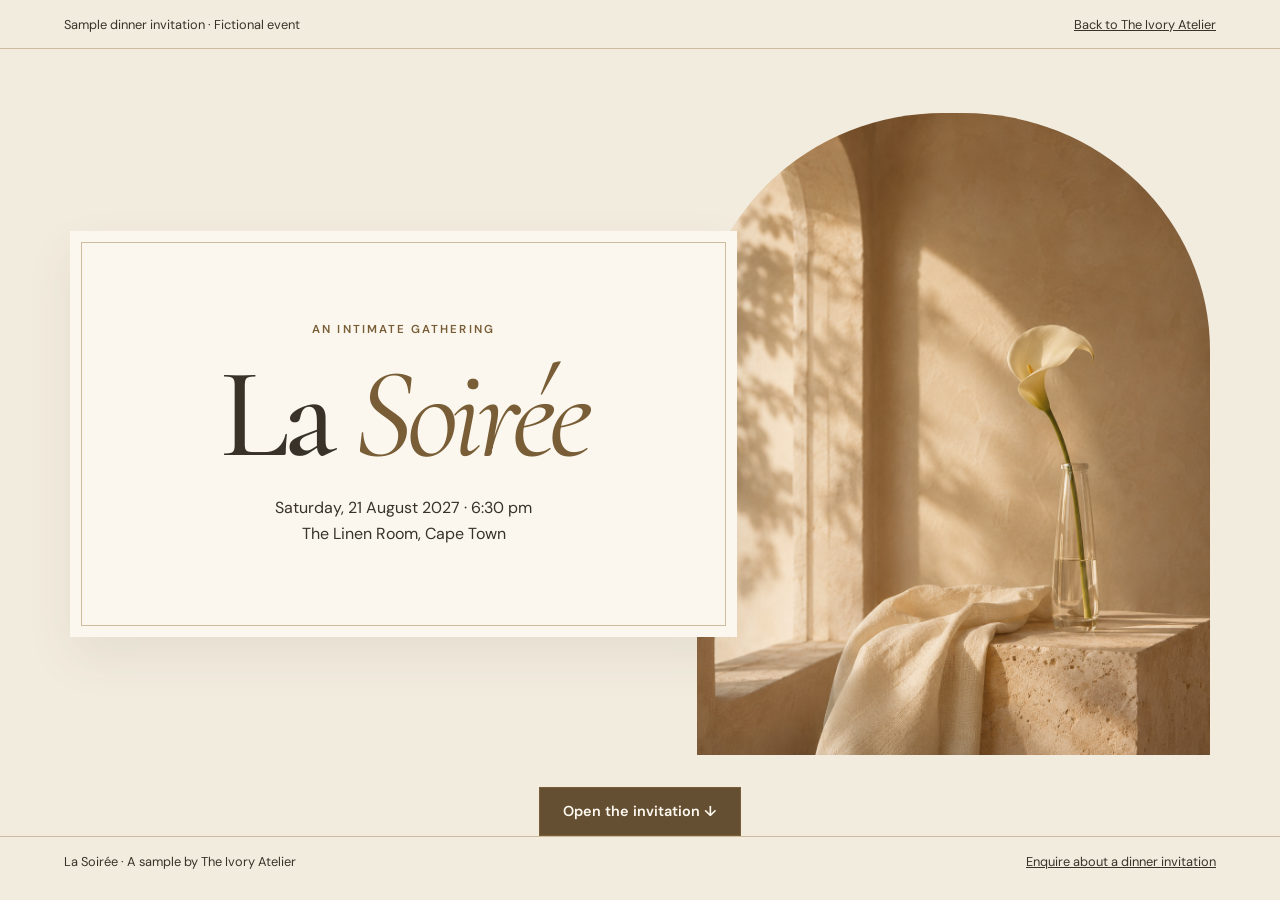
<file: la-soiree.html>
<!doctype html>
<html lang="en">
<head>
  <meta charset="utf-8">
  <meta name="viewport" content="width=device-width, initial-scale=1">
  <meta name="robots" content="noindex">
  <meta name="theme-color" content="#f2ecdf">
  <title>La Soirée · The Ivory Atelier</title>
  <style>
    @import url('https://fonts.googleapis.com/css2?family=Cormorant+Garamond:ital,wght@0,400;0,500;0,600;1,400&family=DM+Sans:wght@400;500;600&display=swap');
    :root { --ink:#383229; --paper:#fbf7ee; --ivory:#f2ecdf; --gold:#785d36; --line:#cdbb9d; --serif:"Cormorant Garamond",Georgia,serif; }
    * { box-sizing:border-box; }
    html { color-scheme:light; }
    body { margin:0; background:var(--ivory); color:var(--ink); font:16px/1.65 "DM Sans",sans-serif; }
    a { color:inherit; }
    :focus-visible { outline:2px solid #866b3d; outline-offset:5px; }
    h1,h2,h3 { margin:0; font:500 1em/1 var(--serif); }
    h2 { font-size:clamp(2.7rem,6vw,4.5rem); }
    h3 { font-size:1.9rem; }
    p { margin:0; }
    .bar,footer { display:flex; justify-content:space-between; flex-wrap:wrap; gap:.5rem 1rem; padding:.85rem max(5vw,1rem); font-size:.8rem; }
    .bar { border-bottom:1px solid var(--line); }
    .cover { display:grid; grid-template-columns:1.1fr .9fr; max-width:1140px; width:90%; margin:clamp(2rem,5vw,5rem) auto 0; align-items:center; }
    .portrait { width:100%; aspect-ratio:4/5; max-height:690px; object-fit:cover; border-radius:48% 48% 0 0 / 37% 37% 0 0; }
    .card { position:relative; z-index:1; margin-right:-2.5rem; background:var(--paper); text-align:center; padding:clamp(3rem,7vw,6rem) clamp(1.4rem,5vw,4rem); outline:1px solid var(--line); outline-offset:-.75rem; box-shadow:0 20px 45px #503c2314; }
    .eyebrow { font-size:.72rem; color:var(--gold); letter-spacing:.18em; text-transform:uppercase; font-weight:600; }
    h1 { font-size:clamp(4.6rem,10vw,9rem); margin:.7rem 0 1rem; letter-spacing:-.05em; }
    h1 em { font-weight:400; color:var(--gold); }
    .invitation { margin:0; }
    summary { cursor:pointer; }
    .invitation > summary { list-style:none; width:fit-content; margin:2rem auto 0; padding:.75rem 1.45rem; border:1px solid var(--gold); font-size:.9rem; font-weight:600; color:#fffaf1; background:#654f32; }
    .invitation > summary::-webkit-details-marker { display:none; }
    .invitation .close-copy,.invitation[open] .open-copy { display:none; }
    .invitation[open] .close-copy { display:inline; }
    .wrap { width:min(1080px,90%); margin:auto; }
    .intro { padding:clamp(3.5rem,8vw,7rem) 0 2rem; max-width:620px; text-align:center; }
    .intro p { margin:1rem 0 0; }
    .courses { display:grid; grid-template-columns:repeat(3,minmax(0,1fr)); margin:0; padding:0 0 clamp(3rem,7vw,6rem); list-style:none; }
    .courses li { padding:1.4rem; border-block:1px solid var(--line); }
    .courses li+li { border-left:1px solid var(--line); }
    time { color:var(--gold); font-weight:600; font-size:.8rem; }
    .courses h3 { margin:.5rem 0; }
    .courses p { font-size:.92rem; }
    .guest { display:grid; grid-template-columns:1fr 1fr; gap:clamp(1.5rem,6vw,5rem); padding:clamp(2rem,5vw,4rem); background:#e7ddca; }
    .guest details { border-bottom:1px solid #ae9b7a; padding:.7rem 0; }
    .guest summary { font-weight:600; }
    .guest details p { padding:.6rem 0 .25rem; }
    .reply { width:min(620px,90%); margin:clamp(3rem,8vw,7rem) auto; padding:clamp(1.5rem,6vw,3.6rem); background:var(--paper); border:1px solid var(--line); box-shadow:0 18px 45px #503c2314; }
    .reply h2 { margin:.4rem 0 .85rem; }
    .reply p { margin-bottom:1rem; }
    .reply label,.reply legend { font-weight:600; font-size:.88rem; }
    input[type=text],textarea { display:block; width:100%; padding:.55rem .1rem; border:0; border-bottom:1px solid #987e55; border-radius:0; color:var(--ink); background:transparent; font:inherit; margin:.25rem 0 1rem; }
    textarea { resize:vertical; }
    fieldset { border:0; margin:0 0 1rem; padding:0; }
    .choices { display:flex; flex-wrap:wrap; gap:.5rem 1.2rem; margin:.5rem 0; }
    input[type=radio] { accent-color:#654f32; }
    button { padding:.75rem 1rem; color:#fffaf1; border:1px solid #654f32; background:#654f32; font:600 .88rem "DM Sans",sans-serif; cursor:pointer; }
    .reply .result { margin:1rem 0 0; padding:.8rem; background:#eee3d0; }
    footer { border-top:1px solid var(--line); }
    @media(max-width:680px) {
      .cover { grid-template-columns:1fr; max-width:480px; }
      .card { margin:0 .5rem -1.5rem; }
      .portrait { max-height:410px; }
      .guest,.courses { grid-template-columns:1fr; }
      .courses li { border-bottom:0; padding-inline:.4rem; }
      .courses li+li { border-left:0; }
      .courses li:last-child { border-bottom:1px solid var(--line); }
    }
  </style>
</head>
<body>
  <div class="bar"><span>Sample dinner invitation · Fictional event</span><a href="index.html#portfolio">Back to The Ivory Atelier</a></div>
  <main>
    <header class="cover">
      <div class="card">
        <p class="eyebrow">An intimate gathering</p>
        <h1>La <em>Soirée</em></h1>
        <p>Saturday, 21 August 2027 · 6:30 pm<br>The Linen Room, Cape Town</p>
      </div>
      <img class="portrait" src="la-soiree-arch.png" alt="A calla lily in soft light beside an ivory arch" fetchpriority="high">
    </header>
    <details class="invitation" id="invitation">
      <summary><span class="open-copy">Open the invitation ↓</span><span class="close-copy">Close the invitation ↑</span></summary>
      <section class="wrap intro" aria-labelledby="evening-title">
        <h2 id="evening-title">Around the table</h2>
        <p>Join us for a small dinner with friends, seasonal dishes to share and a conversation that can run as late as it likes.</p>
      </section>
      <ol class="wrap courses" aria-label="Evening schedule, South Africa Standard Time">
        <li><time datetime="18:30">6:30 pm</time><h3>Welcome drinks</h3><p>A glass of something sparkling in the courtyard.</p></li>
        <li><time datetime="19:15">7:15 pm</time><h3>Dinner</h3><p>A seasonal supper served family style.</p></li>
        <li><time datetime="20:45">8:45 pm</time><h3>Dessert &amp; coffee</h3><p>Stay at the table for a final course and another cup.</p></li>
      </ol>
      <section class="wrap guest" aria-labelledby="details-title">
        <h2 id="details-title">For our guests</h2>
        <div>
          <details open><summary>The venue</summary><p>The Linen Room is an imagined private dining room in Cape Town.</p></details>
          <details><summary>Dress code</summary><p>Smart casual. Soft neutrals and relaxed tailoring suit the evening.</p></details>
          <details><summary>At the table</summary><p>Vegetarian options are available. Include any dietary requests with your reply.</p></details>
        </div>
      </section>
      <section class="reply" id="rsvp" aria-labelledby="rsvp-title">
        <p class="eyebrow">Kindly reply by 7 August 2027</p>
        <h2 id="rsvp-title">A note to our host</h2>
        <p>Try a reply with a made-up name. Your practice reply stays in this browser.</p>
        <form id="soiree-rsvp" autocomplete="off">
          <label for="guest">Guest name</label>
          <input id="guest" name="guest" type="text" required maxlength="80" pattern=".*\S.*" placeholder="e.g. Sam Taylor">
          <fieldset>
            <legend>Will you join us?</legend>
            <div class="choices">
              <label><input type="radio" name="attendance" value="yes" required> I’ll be there</label>
              <label><input type="radio" name="attendance" value="no"> I can’t make it</label>
            </div>
          </fieldset>
          <div id="dietary-field" hidden>
            <label for="diet">Dietary requests (optional)</label>
            <textarea id="diet" name="diet" rows="2" maxlength="250" disabled></textarea>
          </div>
          <label for="note">A note for the host (optional)</label>
          <textarea id="note" name="note" rows="2" maxlength="250"></textarea>
          <button type="submit" disabled>Preview my reply</button>
          <p class="result" id="rsvp-result" role="status" hidden></p>
        </form>
      </section>
    </details>
  </main>
  <footer><span>La Soirée · A sample by The Ivory Atelier</span><a href="index.html#inquiries">Enquire about a dinner invitation</a></footer>
  <script>
    const invitation = document.querySelector('#invitation');
    const form = document.querySelector('#soiree-rsvp');
    const diet = document.querySelector('#diet');
    const dietaryField = document.querySelector('#dietary-field');
    const result = document.querySelector('#rsvp-result');

    if (location.hash === '#rsvp') {
      invitation.open = true;
      document.querySelector('#rsvp').scrollIntoView();
    }

    form.querySelector('button').disabled = false;
    form.addEventListener('input', () => {
      const attending = form.elements.attendance.value === 'yes';
      dietaryField.hidden = !attending;
      diet.disabled = !attending;
      result.hidden = true;
    });

    form.addEventListener('submit', event => {
      event.preventDefault();
      const guest = form.elements.guest.value.trim();
      const attending = form.elements.attendance.value === 'yes';
      const dietaryNote = diet.value.trim();
      const hostNote = form.elements.note.value.trim();
      const reply = attending ? 'I’ll be there.' : 'I can’t make it.';
      const details = attending && dietaryNote ? ' Dietary request: ' + dietaryNote + '.' : '';
      const note = hostNote ? ' Note for the host: ' + hostNote : '';
      result.textContent = `Sample reply from ${guest}: ${reply}${details}${note}`;
      result.hidden = false;
    });
  </script>
</body>
</html>
</file>
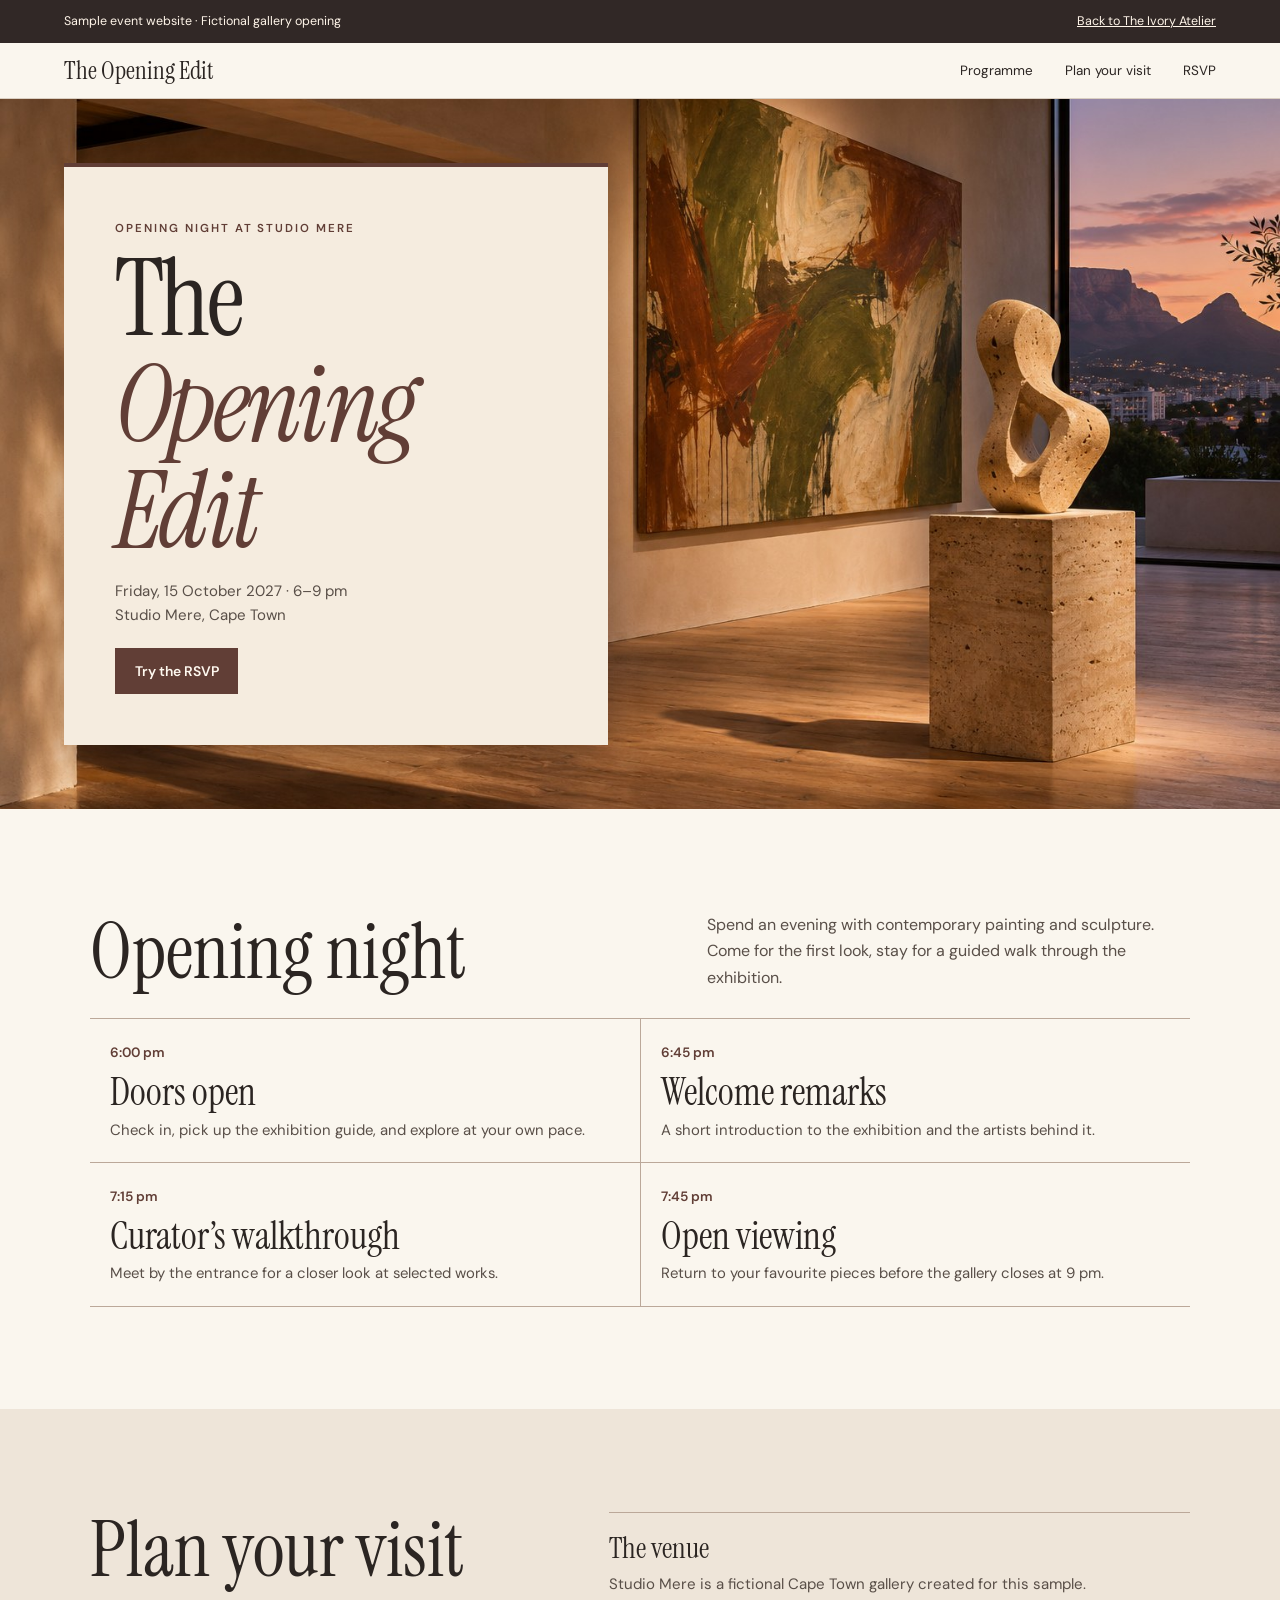
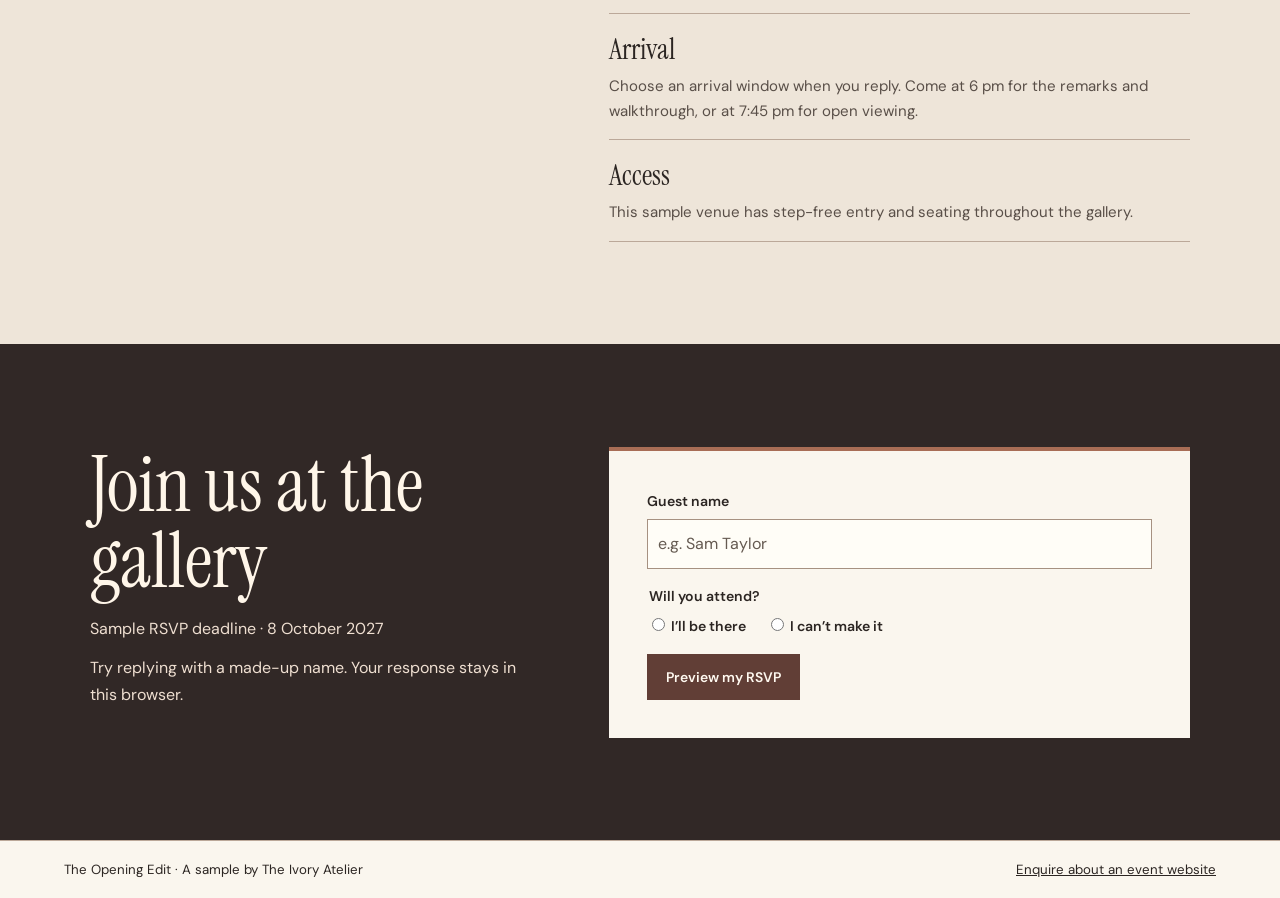
<file: opening-edit.html>
<!doctype html>
<html lang="en">
<head>
  <meta charset="utf-8">
  <meta name="viewport" content="width=device-width, initial-scale=1">
  <meta name="robots" content="noindex">
  <meta name="description" content="The Opening Edit, a sample gallery launch website by The Ivory Atelier.">
  <meta name="theme-color" content="#eee5d9">
  <title>The Opening Edit · The Ivory Atelier</title>
  <style>
    @import url('https://fonts.googleapis.com/css2?family=DM+Sans:wght@400;500;600&family=Instrument+Serif:ital@0;1&display=swap');

    :root { --ink:#2b2522; --paper:#faf6ee; --plaster:#eee5d9; --wine:#613e36; --muted:#594f48; --rule:#bba899; --serif:"Instrument Serif",Georgia,serif; }
    * { box-sizing:border-box; }
    body { margin:0; background:var(--paper); color:var(--ink); font:16px/1.65 "DM Sans",sans-serif; }
    a { color:inherit; }
    :focus-visible { outline:2px solid #90643f; outline-offset:4px; }
    p,h1,h2,h3 { margin:0; }
    h1,h2,h3 { font-family:var(--serif); font-weight:400; line-height:1; }
    h2 { font-size:clamp(3rem,6vw,5.6rem); }
    h3 { font-size:clamp(1.85rem,3vw,2.5rem); }
    .skip { position:absolute; z-index:4; left:1rem; top:0; transform:translateY(-110%); padding:.6rem 1rem; background:var(--paper); }
    .skip:focus { transform:none; }
    .bar,.nav,footer { display:flex; justify-content:space-between; align-items:center; flex-wrap:wrap; gap:.55rem 1.3rem; padding:.7rem max(5vw,1rem); }
    .bar { background:#312826; color:#fff5e9; font-size:.78rem; }
    .nav { border-bottom:1px solid #dacfc2; }
    .wordmark { font:1.55rem var(--serif); }
    .nav a { text-decoration:none; }
    .nav a:hover { text-decoration:underline; text-underline-offset:.3em; }
    .nav-links { display:flex; flex-wrap:wrap; gap:.55rem clamp(.85rem,3vw,2rem); font-size:.84rem; }
    .hero { display:grid; align-items:end; min-height:clamp(490px,54vw,690px); isolation:isolate; position:relative; padding:clamp(1.4rem,5vw,5rem); background:#55443c; }
    .hero img { position:absolute; z-index:-1; inset:0; width:100%; height:100%; object-fit:cover; object-position:center 57%; }
    .poster { max-width:min(100%,34rem); padding:clamp(1.6rem,4vw,3.6rem); background:#f5ecdf; border-top:4px solid var(--wine); box-shadow:0 14px 40px #20171345; }
    .eyebrow { color:var(--wine); font-size:.72rem; letter-spacing:.17em; text-transform:uppercase; font-weight:600; }
    h1 { font-size:clamp(4rem,8.3vw,8.5rem); letter-spacing:-.035em; margin:.5rem 0 .9rem; }
    h1 em { color:var(--wine); font-weight:400; }
    .event-meta { font-size:.94rem; color:var(--muted); }
    .button { display:inline-flex; align-items:center; justify-content:center; min-height:46px; background:var(--wine); color:#fff9f0; border:1px solid var(--wine); padding:.65rem 1.15rem; font:600 .87rem "DM Sans",sans-serif; text-decoration:none; cursor:pointer; }
    .button:hover { background:#4a2d27; }
    .poster .button { margin-top:1.25rem; }
    .wrap { width:min(1100px,90%); margin:auto; padding-block:clamp(3.5rem,8vw,7rem); }
    .programme header { display:grid; grid-template-columns:1fr .85fr; align-items:end; gap:1rem 3rem; margin-bottom:1.7rem; }
    .programme header p { color:var(--muted); max-width:31rem; }
    .events { display:grid; grid-template-columns:repeat(2,minmax(0,1fr)); border-top:1px solid var(--rule); margin:0; padding:0; list-style:none; }
    .events li { padding:1.25rem; border-bottom:1px solid var(--rule); }
    .events li:nth-child(even) { border-left:1px solid var(--rule); }
    .events time { font-variant-numeric:tabular-nums; color:var(--wine); font-size:.85rem; font-weight:600; }
    .events h3 { margin:.45rem 0 .4rem; }
    .events p { font-size:.93rem; color:var(--muted); }
    .visit { background:var(--plaster); }
    .visit .wrap,.rsvp .wrap { display:grid; grid-template-columns:minmax(0,.85fr) minmax(0,1.15fr); gap:1.6rem clamp(2rem,7vw,6rem); }
    .visitor-details { margin:0; }
    .visitor-details div { padding:1rem 0; border-top:1px solid var(--rule); }
    .visitor-details div:last-child { border-bottom:1px solid var(--rule); }
    .visitor-details dt { font:1.8rem var(--serif); }
    .visitor-details dd { margin:.35rem 0 0; color:var(--muted); font-size:.94rem; }
    .rsvp { background:#312826; color:#fff6e9; }
    .rsvp h2 { margin-bottom:1rem; }
    .rsvp-copy p+p { margin-top:.8rem; }
    .rsvp-copy p { color:#efdfd1; }
    form { padding:clamp(1.2rem,4vw,2.35rem); background:var(--paper); color:var(--ink); border-top:4px solid #a86d55; }
    fieldset { min-inline-size:0; border:0; padding:0; margin:0; }
    label,legend { font-size:.88rem; font-weight:600; }
    input[type=text],select { display:block; width:100%; margin:.3rem 0 1rem; padding:.65rem; border:1px solid #a69181; border-radius:0; background:#fffdf7; color:var(--ink); font:inherit; }
    input::placeholder { color:#655a51; }
    .choices { display:flex; flex-wrap:wrap; gap:.55rem 1.25rem; padding:.45rem 0 1rem; }
    .choices input { accent-color:var(--wine); }
    .arrival { margin-top:.25rem; }
    .result { margin-top:1rem; padding:.8rem; background:#f0e5d9; border-left:3px solid var(--wine); }
    footer { border-top:1px solid var(--rule); padding-block:1.1rem; font-size:.83rem; }
    @media(max-width:720px) {
      .hero { min-height:0; padding:0; }
      .hero img { position:static; display:block; width:100%; height:clamp(230px,56vw,340px); }
      .poster { width:100%; max-width:none; box-shadow:none; }
      .programme header,.visit .wrap,.rsvp .wrap { grid-template-columns:1fr; }
    }
    @media(max-width:470px) {
      .events { grid-template-columns:1fr; }
      .events li { padding-inline:.15rem; }
      .events li:nth-child(even) { border-left:0; }
    }
  </style>
</head>
<body>
  <a class="skip" href="#main">Skip to content</a>
  <div class="bar"><span>Sample event website · Fictional gallery opening</span><a href="index.html#portfolio">Back to The Ivory Atelier</a></div>
  <header class="nav">
    <a href="#main" class="wordmark">The Opening Edit</a>
    <nav class="nav-links" aria-label="Event navigation"><a href="#programme">Programme</a><a href="#visit">Plan your visit</a><a href="#rsvp">RSVP</a></nav>
  </header>
  <main id="main">
    <section class="hero" aria-labelledby="event-title">
      <img src="opening-edit-gallery.jpg" alt="An imagined contemporary gallery at dusk with abstract art and a stone sculpture" width="1536" height="1024" fetchpriority="high">
      <div class="poster">
        <p class="eyebrow">Opening night at Studio Mere</p>
        <h1 id="event-title">The<br><em>Opening Edit</em></h1>
        <p class="event-meta"><time datetime="2027-10-15">Friday, 15 October 2027</time> · 6–9 pm<br>Studio Mere, Cape Town</p>
        <a class="button" href="#rsvp">Try the RSVP</a>
      </div>
    </section>

    <section class="programme" id="programme" aria-labelledby="programme-title">
      <div class="wrap">
        <header><h2 id="programme-title">Opening night</h2><p>Spend an evening with contemporary painting and sculpture. Come for the first look, stay for a guided walk through the exhibition.</p></header>
        <ol class="events" aria-label="Event programme, South Africa Standard Time">
          <li><time datetime="18:00">6:00 pm</time><h3>Doors open</h3><p>Check in, pick up the exhibition guide, and explore at your own pace.</p></li>
          <li><time datetime="18:45">6:45 pm</time><h3>Welcome remarks</h3><p>A short introduction to the exhibition and the artists behind it.</p></li>
          <li><time datetime="19:15">7:15 pm</time><h3>Curator’s walkthrough</h3><p>Meet by the entrance for a closer look at selected works.</p></li>
          <li><time datetime="19:45">7:45 pm</time><h3>Open viewing</h3><p>Return to your favourite pieces before the gallery closes at 9 pm.</p></li>
        </ol>
      </div>
    </section>

    <section class="visit" id="visit" aria-labelledby="visit-title">
      <div class="wrap">
        <h2 id="visit-title">Plan your visit</h2>
        <dl class="visitor-details">
          <div><dt>The venue</dt><dd>Studio Mere is a fictional Cape Town gallery created for this sample.</dd></div>
          <div><dt>Arrival</dt><dd>Choose an arrival window when you reply. Come at 6 pm for the remarks and walkthrough, or at 7:45 pm for open viewing.</dd></div>
          <div><dt>Access</dt><dd>This sample venue has step-free entry and seating throughout the gallery.</dd></div>
        </dl>
      </div>
    </section>

    <section class="rsvp" id="rsvp" aria-labelledby="rsvp-title">
      <div class="wrap">
        <div class="rsvp-copy">
          <h2 id="rsvp-title">Join us at the gallery</h2>
          <p>Sample RSVP deadline · 8 October 2027</p>
          <p>Try replying with a made-up name. Your response stays in this browser.</p>
        </div>
        <form id="event-rsvp" autocomplete="off">
          <fieldset id="reply-fields" disabled>
            <label for="guest">Guest name</label>
            <input id="guest" name="guest" type="text" required maxlength="80" pattern=".*\S.*" placeholder="e.g. Sam Taylor">
            <fieldset>
              <legend>Will you attend?</legend>
              <div class="choices">
                <label><input type="radio" name="attendance" value="yes" required> I’ll be there</label>
                <label><input type="radio" name="attendance" value="no"> I can’t make it</label>
              </div>
            </fieldset>
            <div id="arrival-fields" class="arrival" hidden>
              <label for="arrival">Arrival window</label>
              <select id="arrival" name="arrival" disabled>
                <option value="">Choose an arrival window</option>
                <option>6:00 pm · Opening reception</option>
                <option>7:45 pm · Open viewing</option>
              </select>
              <label for="party">Group size</label>
              <select id="party" name="party" disabled>
                <option value="1">Just me</option>
                <option value="2">Me and one guest</option>
              </select>
            </div>
            <button class="button" type="submit">Preview my RSVP</button>
          </fieldset>
          <p class="result" id="rsvp-result" role="status" hidden></p>
        </form>
      </div>
    </section>
  </main>
  <footer><span>The Opening Edit · A sample by The Ivory Atelier</span><a href="index.html#inquiries">Enquire about an event website</a></footer>
  <script>
    const form = document.querySelector('#event-rsvp');
    const arrivalFields = document.querySelector('#arrival-fields');
    const arrival = document.querySelector('#arrival');
    const party = document.querySelector('#party');
    const result = document.querySelector('#rsvp-result');

    function updateAttendanceFields() {
      const attending = form.elements.attendance.value === 'yes';
      arrivalFields.hidden = !attending;
      arrival.disabled = !attending;
      arrival.required = attending;
      party.disabled = !attending;
      result.hidden = true;
    }

    form.addEventListener('input', updateAttendanceFields);
    form.addEventListener('submit', event => {
      event.preventDefault();
      const guest = form.elements.guest.value.trim();
      const attending = form.elements.attendance.value === 'yes';
      const partyLabel = party.value === '1' ? '1 guest' : '2 guests';
      const reply = attending ? `Attending · ${arrival.value} · ${partyLabel}.` : 'Unable to attend.';
      result.textContent = `Sample reply for ${guest}. ${reply}`;
      result.hidden = false;
    });
    document.querySelector('#reply-fields').disabled = false;
    updateAttendanceFields();
  </script>
</body>
</html>
</file>
<file: style.css>
@import url('https://fonts.googleapis.com/css2?family=Cormorant+Garamond:ital,wght@0,400;0,500;0,600;1,400;1,500&family=Manrope:wght@400;500;600&display=swap');
:root{--ivory:#f7f4ed;--ink:#34382f;--gold:#8a7247;--line:#dcd5c7;--serif:'Cormorant Garamond',Georgia,serif}*{box-sizing:border-box}html{scroll-behavior:smooth;scroll-padding-top:110px}body{margin:0;background:var(--ivory);color:var(--ink);font:13px/1.9 Manrope,Arial,sans-serif}a{color:inherit;text-decoration:none}button,input,select,textarea{font:inherit}button,a,input,select,textarea{-webkit-tap-highlight-color:transparent}a:focus-visible,button:focus-visible{outline:2px solid var(--gold);outline-offset:5px}button{color:inherit}header{padding:25px 5.5%;display:flex;justify-content:space-between;align-items:center;border-bottom:1px solid var(--line);background:var(--ivory)}.brand{font-family:var(--serif);font-size:25px;line-height:1.1;letter-spacing:3px;text-align:center;display:inline-flex;flex-direction:column}.brand-top{font:9px Manrope,sans-serif;letter-spacing:4px;margin-bottom:5px}.brand-bottom{font:7px Manrope,sans-serif;letter-spacing:2px;margin-top:9px}nav{display:flex;gap:27px;font-size:10px;letter-spacing:.7px}nav a:hover,.text-link:hover{color:var(--gold)}.menu{display:none}.hero{min-height:700px;display:grid;grid-template-columns:1.1fr 1fr;position:relative;padding:0 5.5%;overflow:hidden}.hero-copy{padding:85px 0 100px;z-index:1}.eyebrow{font-size:9px;font-weight:600;letter-spacing:2.6px;color:var(--gold);margin:0 0 25px}h1,h2,h3,p{margin-top:0}h1,h2,h3{font-family:var(--serif);font-weight:400;line-height:1.04}h1{font-size:clamp(52px,5.4vw,86px);letter-spacing:-2.2px;margin-bottom:28px}em{font-weight:400;color:var(--gold)}.intro{color:#6d7065;line-height:2;font-size:12px}.actions{display:flex;align-items:center;gap:28px;margin-top:34px}.button{display:inline-flex;justify-content:space-between;align-items:center;gap:35px;background:var(--ink);color:#fffdf8;border:1px solid var(--ink);padding:15px 24px;font-size:10px;letter-spacing:1px;cursor:pointer}.button:hover{background:#515745}.text-link{font-size:10px;letter-spacing:.5px;border:0;border-bottom:1px solid #b7aa8d;padding:4px 0;background:transparent;cursor:pointer}.hero-art{position:relative;align-self:stretch;display:flex;align-items:center;justify-content:center;margin:28px -6vw 61px 0;background:radial-gradient(ellipse at 20% 60%,#fbfaf5 0,transparent 50%),linear-gradient(120deg,#e5dfd2,#f4eee2 25%,#d5cbbb 50%,#f7f3e9 70%,#d8cbbb);isolation:isolate;overflow:hidden}.silk{position:absolute;width:140%;height:33%;background:linear-gradient(175deg,#fdfbf4,#e2d8c5 30%,#faf6eb 43%,#c9bda7 47%,#f6f0e3 55%,#ddd0b9);box-shadow:0 15px 35px #7a67442b;transform:rotate(-36deg);z-index:-1}.silk-one{top:-9%;left:-40%}.silk-two{bottom:-17%;right:-35%;transform:rotate(-30deg)}.invitation{width:300px;height:410px;background:#faf7ee;box-shadow:10px 25px 35px #5f4c302e;transform:rotate(-9deg);padding:15px}.invite-border{height:100%;border:1px solid #c9b58b;outline:1px solid #ded2b8;outline-offset:-6px;display:flex;flex-direction:column;align-items:center;justify-content:center;gap:17px;padding:22px;color:#7e704f}.tiny{font-size:5px;letter-spacing:1.4px}.monogram{font:62px var(--serif);border:1px solid #d3c3a2;border-radius:50% 50% 0 0;padding:15px 20px;line-height:1}.monogram i{font-size:29px}.invite-names{font:29px var(--serif)}.invite-date{font-size:7px;letter-spacing:1.5px}.invite-rule{width:28px;height:1px;background:#c6b181}.flower{font-size:28px;line-height:1}.seal{position:absolute;bottom:73px;right:18%;width:66px;height:66px;border-radius:50%;background:radial-gradient(circle at 30% 25%,#e7d6ae,#ae9063);border:5px double #c6ad80;box-shadow:2px 6px 12px #624f4033;display:grid;place-items:center;font:22px var(--serif);color:#7a643c;transform:rotate(10deg)}.art-caption{position:absolute;top:28px;font-size:7px;letter-spacing:2.3px}.sample-note{position:absolute;bottom:19px;font-size:7px;letter-spacing:1.4px;color:#655b49}.hero-bottom{position:absolute;bottom:0;left:5.5%;right:5.5%;display:flex;justify-content:space-between;border-bottom:1px solid var(--line);padding:19px 0;font-size:8px;letter-spacing:1.6px}.statement{text-align:center;max-width:710px;margin:auto;padding:95px 25px 70px}.statement h2,h2{font-size:53px;margin-bottom:25px}.statement p:not(.eyebrow){max-width:510px;margin:0 auto;color:#72756b}.ornament{display:block;color:var(--gold);font-size:25px;margin-top:30px}.section{padding:75px 5.5%;scroll-margin-top:10px}.section-heading{display:flex;justify-content:space-between;align-items:end;margin-bottom:43px}.section-heading h2{margin-bottom:0}.section-heading>p{font-size:11px;color:#77796e;margin-bottom:0}.services{background:#eeece3}.service-grid{display:grid;grid-template-columns:repeat(4,1fr)}.service-grid article{padding:0 27px;border-left:1px solid #d3ccbd}.service-grid article:first-child{padding-left:0;border:0}.number{color:var(--gold);font:italic 22px var(--serif);display:block;margin-bottom:30px}h3{font-size:29px;margin-bottom:17px}.service-grid p{font-size:11px;color:#6b6f63;min-height:84px}.service-grid a{font-size:9px;border-bottom:1px solid #b9ac92;padding-bottom:6px}.portfolio-grid{display:grid;grid-template-columns:repeat(3,1fr);gap:27px}.project{border:0;background:transparent;padding:0;text-align:left;cursor:pointer}.project-art{height:370px;display:grid;place-items:center;overflow:hidden;transition:transform .5s}.project:hover .mini-invite{transform:translateY(-7px) rotate(-2deg)}.garden{background:radial-gradient(ellipse at 0 0,#a5ac92,transparent 60%),#d9ddce}.noir{background:linear-gradient(130deg,#c8b797,#ede4d1)}.pearl{background:linear-gradient(145deg,#e8ded1,#d8c8b7)}.mini-invite{width:71%;height:80%;padding:27px 15px;background:#fbf8ef;display:flex;align-items:center;justify-content:center;flex-direction:column;text-align:center;box-shadow:8px 16px 22px #45433325;transition:transform .5s;color:#6a725a;outline:1px solid #c8c3aa;outline-offset:-10px}.mini-invite>span{font-size:5px;letter-spacing:1.8px}.mini-invite strong{font:43px/.95 var(--serif);margin:25px 0 15px}.mini-invite i{font-size:30px;font-weight:400}.mini-invite hr{width:25px;border:0;border-top:1px solid #ad9f7f;margin:10px auto 20px}.mini-invite small{font-size:6px;letter-spacing:1.2px;margin-top:25px}.noir .mini-invite{background:#34372f;color:#d1bd91;outline-color:#81765a}.noir strong{font-size:48px}.noir strong i{font-size:31px}.pearl .mini-invite{color:#887559;border-radius:48% 48% 0 0}.pearl strong{font-size:39px;margin-top:45px}.soir{font:17px var(--serif)!important}.project-label{padding-top:22px}.project-label h3{font-size:26px;margin-bottom:7px}.project-label>span{font-size:7px;color:#777569;letter-spacing:1.4px}.process{display:grid;grid-template-columns:1fr 1.1fr;gap:10%;background:#e9e9de}.process>div>p:not(.eyebrow){color:#707569}.process ol{padding:0;margin:0;list-style:none}.process li{display:flex;gap:28px;border-top:1px solid #cecfbf;padding:24px 0}.process li>span{font:italic 23px var(--serif);color:var(--gold)}.process h3{font-size:29px;margin:0 0 10px}.process li p{font-size:11px;color:#6e7366;margin:0;max-width:370px}.inquiries{display:grid;grid-template-columns:1fr 1.1fr;gap:9%;padding-top:100px;padding-bottom:100px}.inquiries>div>p:not(.eyebrow){color:#74766a}.form-note{margin-top:35px;border-left:1px solid #b9ab89;padding-left:18px;max-width:330px;font-size:10px;color:#6f7166}.form-note strong{font-weight:600}.form-note p{margin:7px 0 0}.form-row{display:grid;grid-template-columns:1fr 1fr;gap:24px}label{display:block;font-size:9px;letter-spacing:.6px;margin-bottom:24px}label>span{color:var(--gold)}.optional{font-size:8px}input,select,textarea{width:100%;display:block;border:0;border-bottom:1px solid #c8c3b5;border-radius:0;background:transparent;padding:12px 0;color:var(--ink);font-size:11px;outline-offset:4px}textarea{resize:vertical}.consent{display:flex;gap:10px;align-items:flex-start;letter-spacing:0;color:#686c5e}.consent input{width:14px;margin-top:2px;accent-color:var(--gold)}.required-note{font-size:8px;color:#73766a;margin:15px 0 0}#inquiry-result{margin-top:30px;padding:22px;background:#eae7dc}#inquiry-result h3{font-size:28px}#inquiry-result p{font-size:11px}#inquiry-result .text-link{margin:15px 16px 0 0}#inquiry-draft{font-size:11px}.closing{background:#343b30;color:#f7f3e7;text-align:center;padding:58px 20px}.closing>span,.closing>a{font-size:8px;letter-spacing:2px}.closing h2{font-size:42px;margin:18px 0 25px}.closing em{color:#d0bd94}.closing a{border-bottom:1px solid #a9956b;padding-bottom:7px}footer{padding:55px 5.5% 0;display:flex;justify-content:space-between;flex-wrap:wrap;gap:30px}footer>div>.eyebrow{margin-bottom:10px}footer>div>a{font-size:11px}footer p:not(.eyebrow){font-size:9px;color:#75766a;margin-top:8px}.footer-bottom{width:100%;display:flex;justify-content:space-between;border-top:1px solid var(--line);padding:21px 0;font-size:7px;letter-spacing:1px}.footer-bottom button{border:0;background:transparent;font-size:8px;cursor:pointer}dialog{max-width:650px;width:calc(100% - 36px);padding:45px;background:var(--ivory);color:var(--ink);border:1px solid var(--line);max-height:90vh;overflow:auto}dialog::backdrop{background:#25291fc2;backdrop-filter:blur(5px)}dialog h2{font-size:43px}.dialog-close{position:absolute;right:17px;top:10px;border:0;background:transparent;font-size:30px;cursor:pointer}#sample-preview .project-art{height:380px;margin:25px 0}.skip{position:fixed;top:-100px;left:10px;background:white;z-index:20;padding:10px}.skip:focus{top:10px}.reveal{animation:appear .8s ease both}@keyframes appear{from{opacity:0;transform:translateY(15px)}to{opacity:1;transform:none}}@media(min-width:1600px){body{max-width:1800px;margin:auto}.hero-art{margin-right:-5vw}}@media(max-width:1000px){nav{gap:15px;font-size:9px}.hero-copy{padding-top:70px}.actions{gap:15px;align-items:start;flex-direction:column}.invitation{width:250px;height:360px}.invite-names{font-size:24px}.invite-border{gap:14px}.monogram{font-size:50px}.service-grid article{padding:0 18px}.service-grid p{min-height:110px}.project-art{height:310px}.mini-invite strong{font-size:35px}.mini-invite{width:80%}.section-heading h2,h2{font-size:46px}.inquiries{gap:5%}.brand{font-size:21px}}@media(max-width:720px){header{padding:20px 6%;position:relative;flex-wrap:wrap}.brand{font-size:22px}.brand-bottom{font-size:6px}.menu{display:flex;align-items:center;gap:12px;background:none;border:0;font-size:10px;cursor:pointer}.menu span{font-size:18px}nav{display:none;flex-direction:column;width:100%;padding:25px 0 5px;gap:17px;font-size:12px}nav.open{display:flex}.hero{display:block;padding:0 6%}.hero-copy{padding:55px 0 35px}h1{font-size:56px;letter-spacing:-1.7px}.eyebrow{font-size:8px;letter-spacing:2px;margin-bottom:20px}.intro{font-size:11px}.actions{flex-direction:row;align-items:center;gap:20px;flex-wrap:wrap;margin-top:25px}.button{padding:14px 18px;font-size:9px;gap:24px}.hero-art{height:435px;margin:0 -7% 60px}.invitation{width:255px;height:345px}.invite-border{gap:12px}.seal{bottom:40px;right:17%;width:56px;height:56px;font-size:18px}.art-caption{top:18px;font-size:6px}.hero-bottom{left:6%;right:6%;font-size:6px;letter-spacing:.7px}.statement{padding:65px 6% 45px}.statement h2,h2,.section-heading h2{font-size:42px}.statement p:not(.eyebrow){font-size:12px}.section{padding:55px 6%}.section-heading{display:block;margin-bottom:30px}.section-heading>p{margin-top:20px;font-size:10px}.service-grid{grid-template-columns:1fr 1fr;gap:35px 20px}.service-grid article{padding:0 0 0 20px}.service-grid article:nth-child(3){padding-left:0;border:0}.service-grid h3{font-size:26px}.number{margin-bottom:20px}.service-grid p{font-size:10px;min-height:96px}.portfolio-grid{grid-template-columns:1fr;gap:35px}.project-art{height:400px}.mini-invite{width:65%;height:82%}.mini-invite strong{font-size:49px}.project-label{display:flex;flex-wrap:wrap;gap:8px;justify-content:space-between;align-items:center;padding-top:17px}.project-label h3{font-size:25px;margin:0}.project-label>span{font-size:6px}.process,.inquiries{grid-template-columns:1fr;gap:35px}.process>div>p:not(.eyebrow){font-size:12px}.process h2 br{display:none}.process li{gap:20px}.process h3{font-size:27px}.inquiries h2{font-size:43px}.form-note{max-width:100%;margin-top:25px}.form-row{gap:18px}.closing{padding:45px 7%}.closing h2{font-size:35px}footer{padding:40px 6% 0;gap:35px}footer .brand{align-items:flex-start}.footer-bottom{flex-wrap:wrap;gap:15px;font-size:6px}.footer-bottom>span:nth-child(2){display:none}dialog{padding:38px 23px}dialog h2{font-size:35px}}@media(prefers-reduced-motion:reduce){html{scroll-behavior:auto}*,*::before,*::after{animation:none!important;transition:none!important}}
</file>
